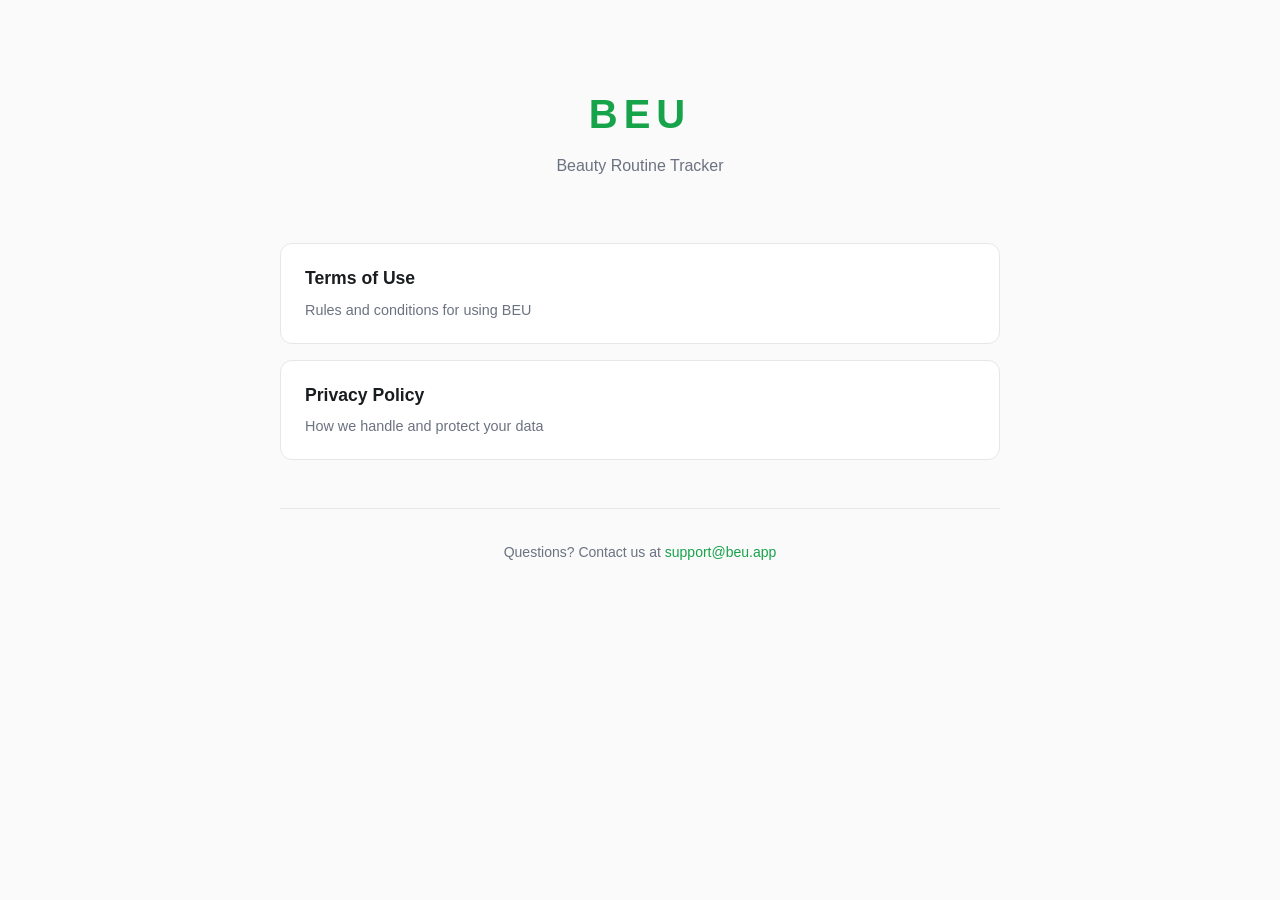
<file: index.html>
<!DOCTYPE html>
<html lang="en">
<head>
  <meta charset="UTF-8">
  <meta name="viewport" content="width=device-width, initial-scale=1.0">
  <title>BEU — Beauty Routine Tracker</title>
  <meta name="description" content="BEU is a skincare routine tracking app. View our Terms of Use and Privacy Policy.">
  <link rel="stylesheet" href="style.css">
</head>
<body>
  <main>
    <div class="hero">
      <div class="logo">BEU</div>
      <div class="subtitle">Beauty Routine Tracker</div>
    </div>

    <div class="cards">
      <a href="terms.html" class="card">
        <div class="card-title">Terms of Use</div>
        <div class="card-desc">Rules and conditions for using BEU</div>
      </a>
      <a href="privacy.html" class="card">
        <div class="card-title">Privacy Policy</div>
        <div class="card-desc">How we handle and protect your data</div>
      </a>
    </div>

    <div class="contact">
      Questions? Contact us at <a href="mailto:support@beu.app">support@beu.app</a>
    </div>
  </main>
</body>
</html>
</file>
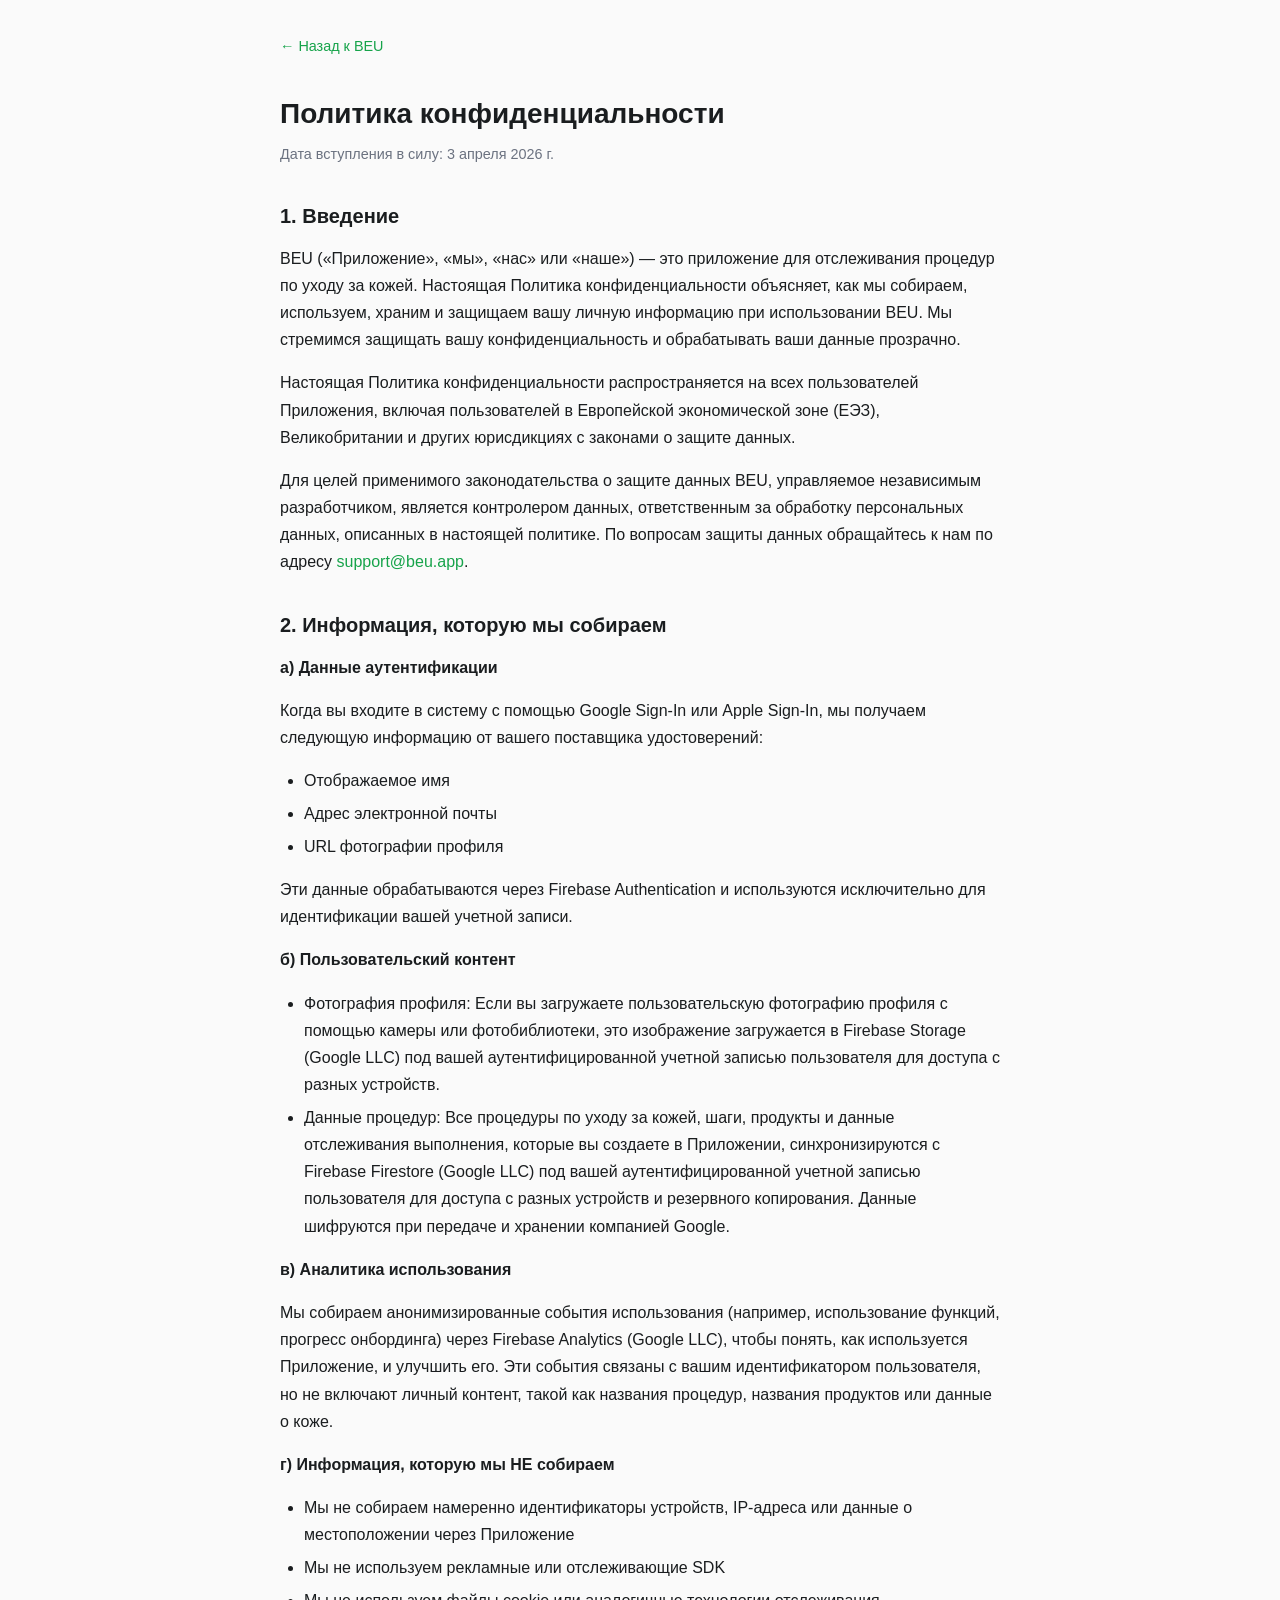
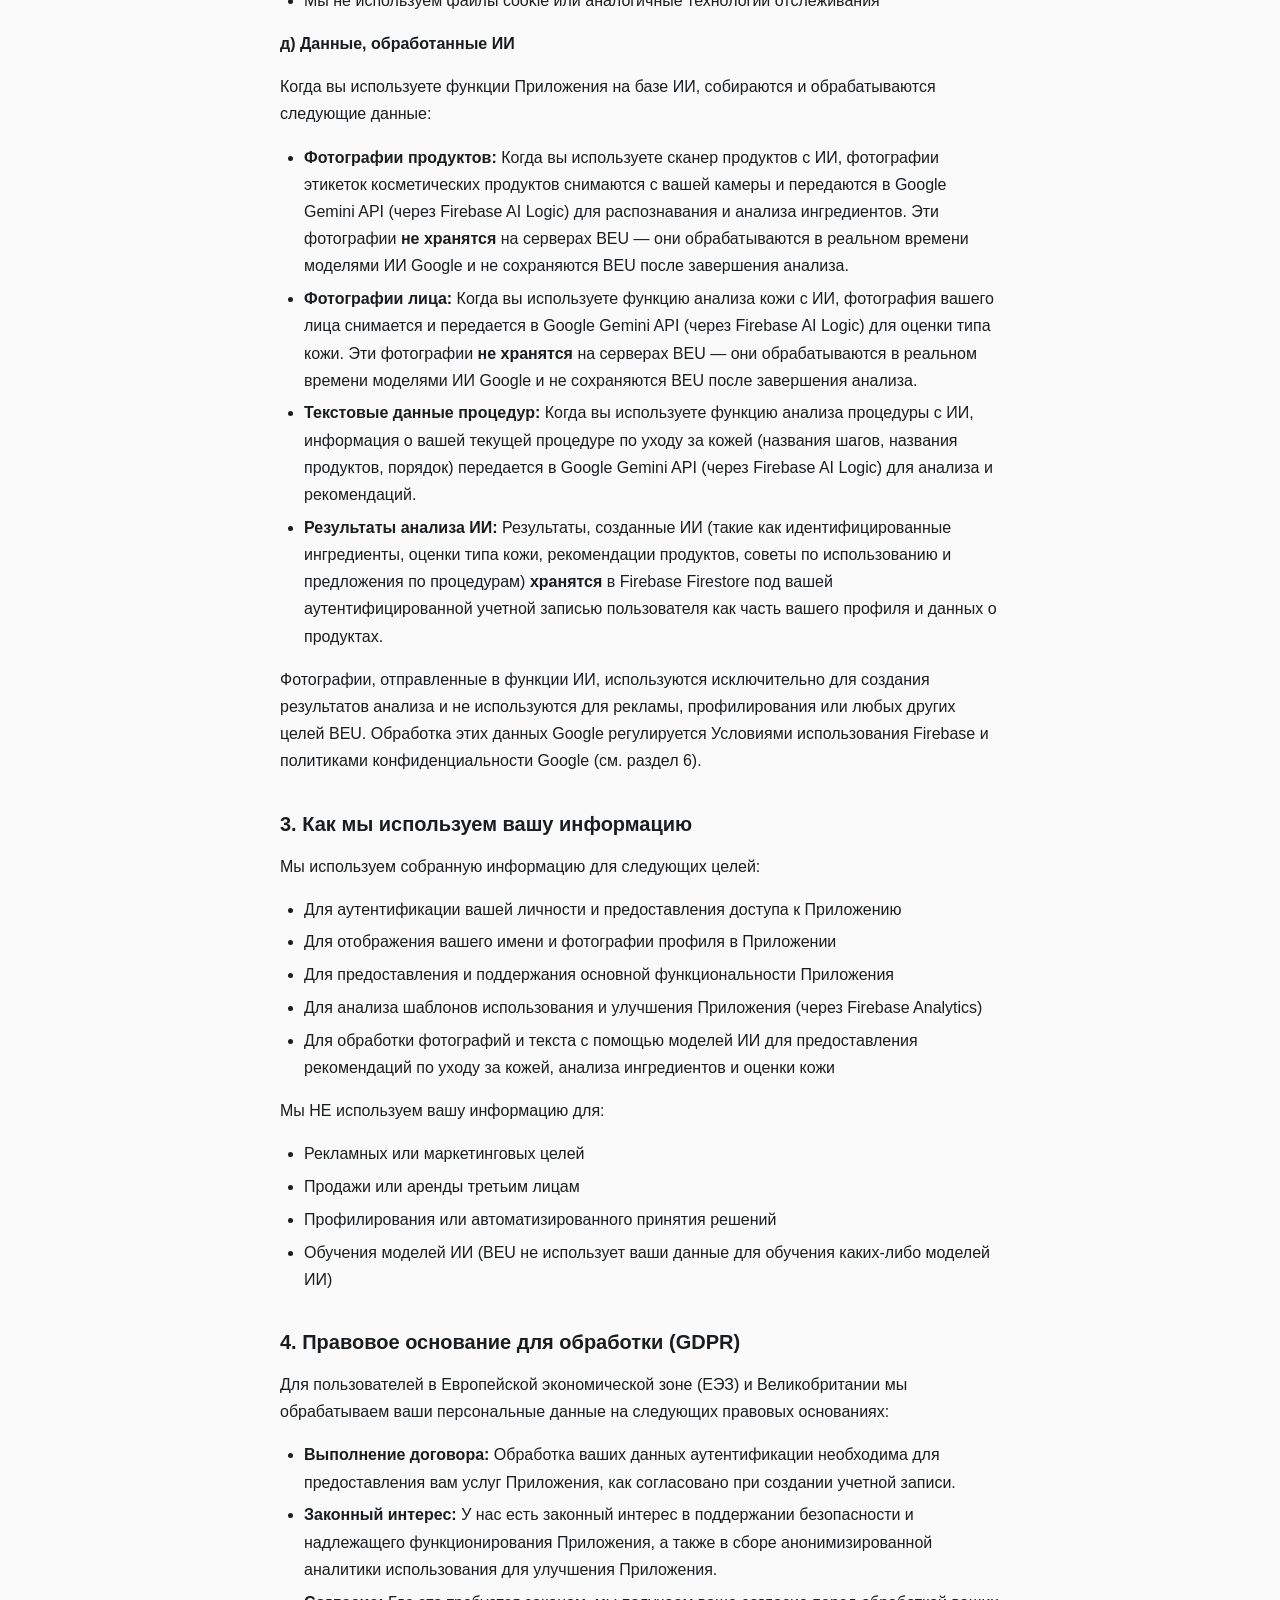
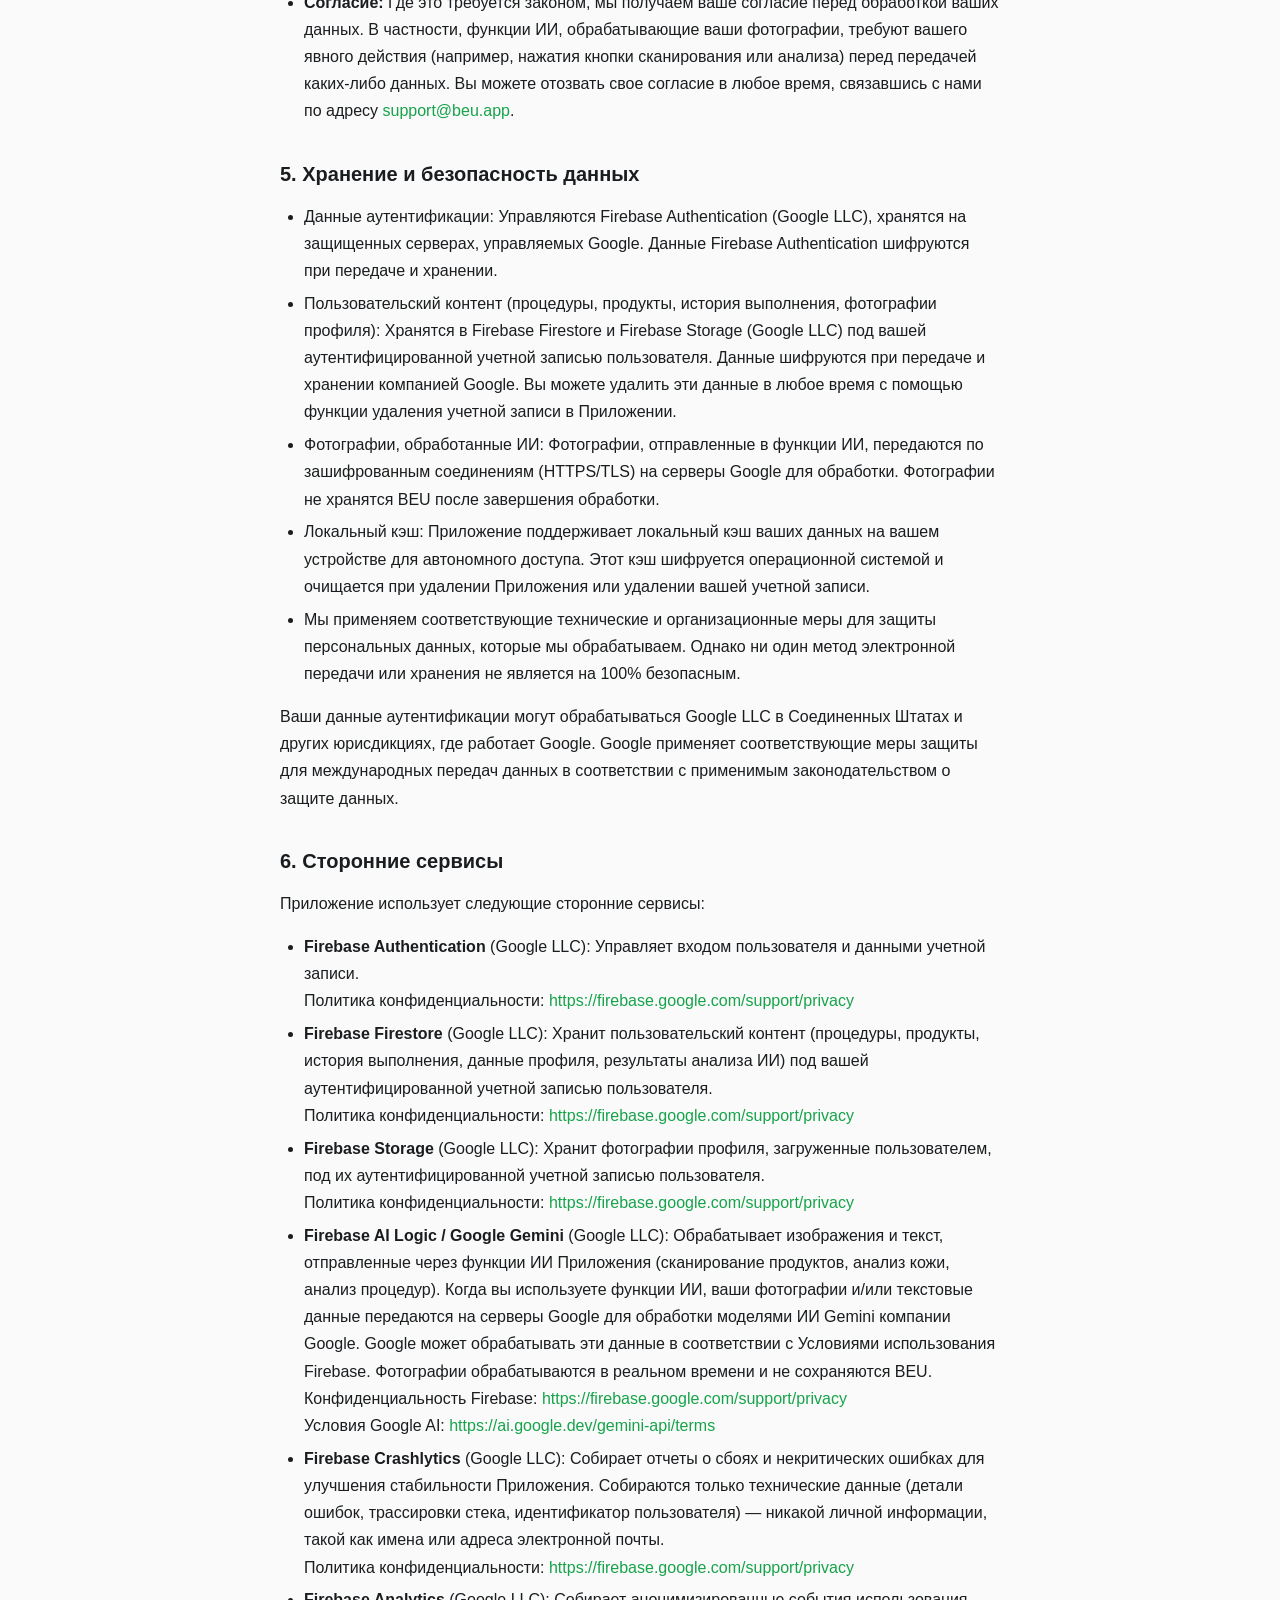
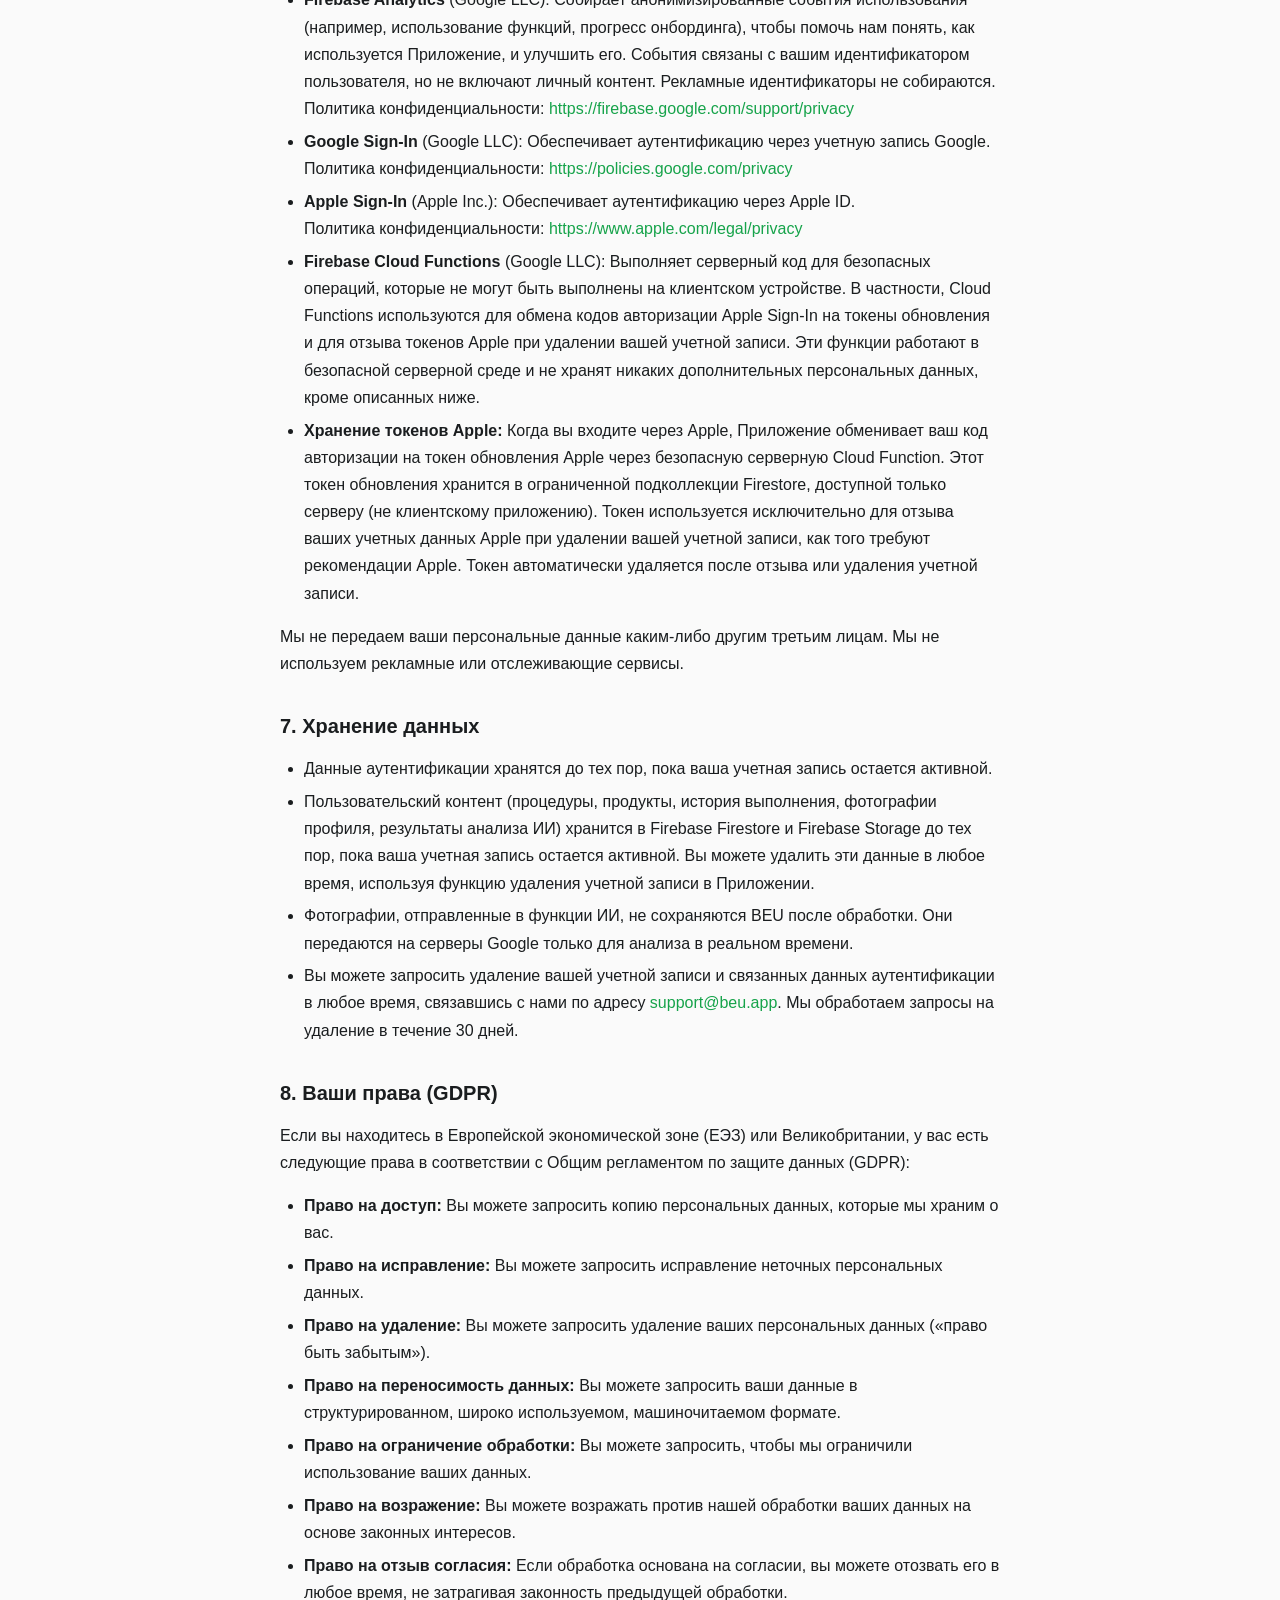
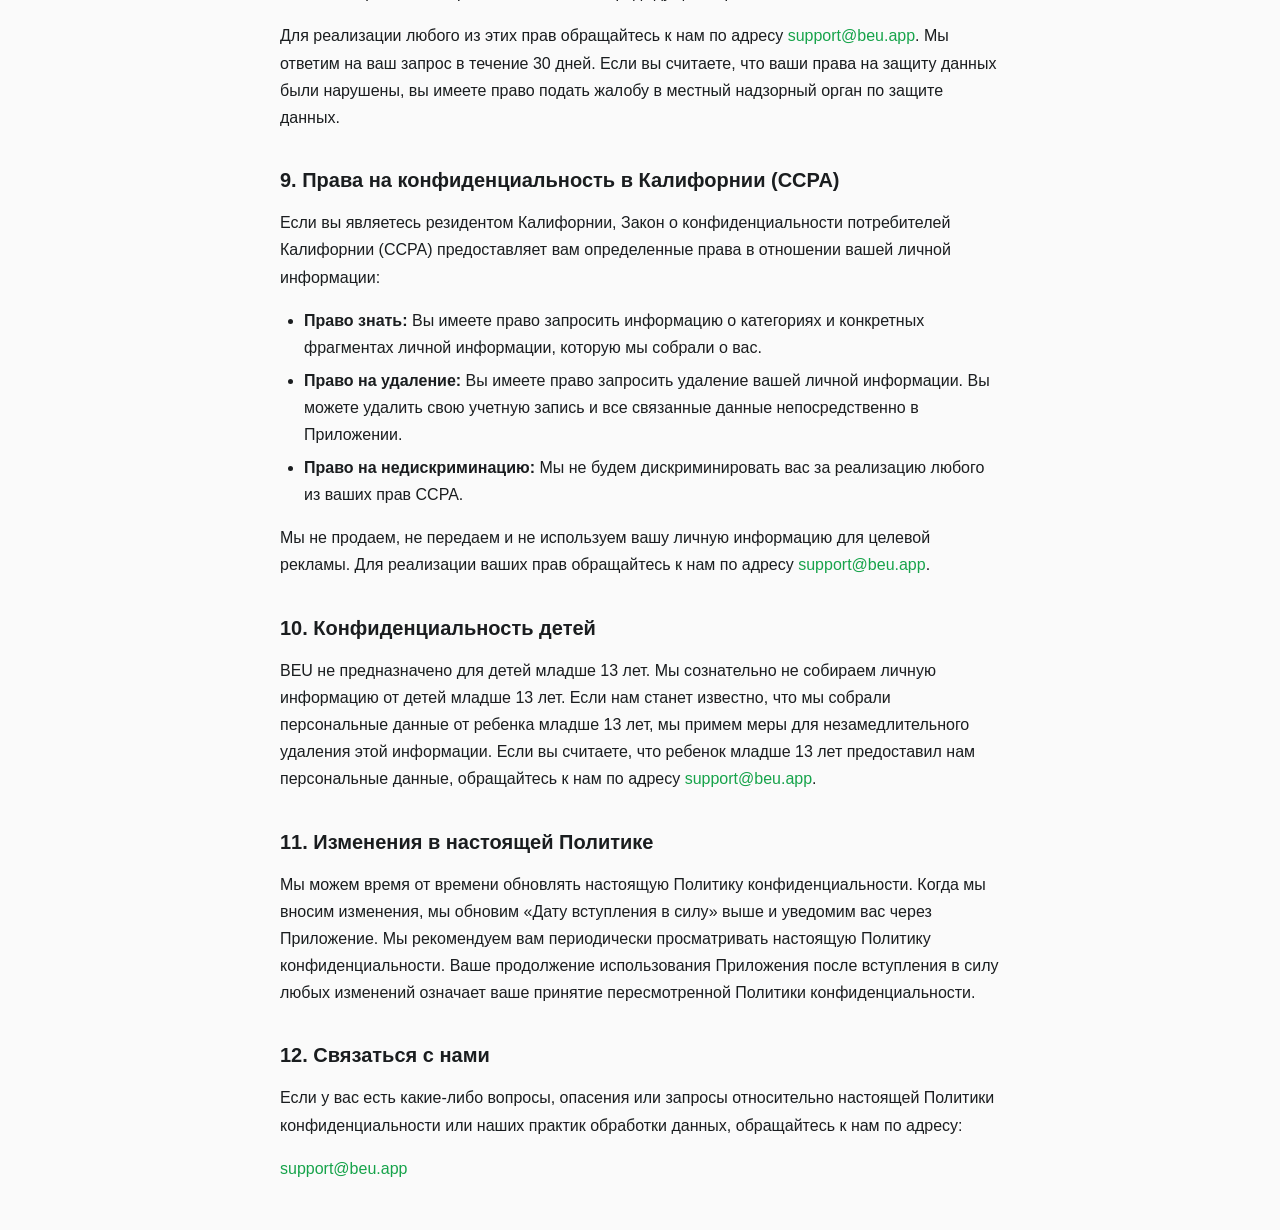
<file: privacy-ru.html>
<!DOCTYPE html>
<html lang="ru">
<head>
  <meta charset="UTF-8">
  <meta name="viewport" content="width=device-width, initial-scale=1.0">
  <title>Политика конфиденциальности — BEU</title>
  <meta name="description" content="Политика конфиденциальности для BEU, приложения для отслеживания ухода за кожей.">
  <link rel="stylesheet" href="style.css">
</head>
<body>
  <main>
    <a href="/" class="back-link">&larr; Назад к BEU</a>

    <h1>Политика конфиденциальности</h1>
    <p class="effective-date">Дата вступления в силу: 3 апреля 2026 г.</p>

    <h2>1. Введение</h2>
    <p>BEU («Приложение», «мы», «нас» или «наше») — это приложение для отслеживания процедур по уходу за кожей. Настоящая Политика конфиденциальности объясняет, как мы собираем, используем, храним и защищаем вашу личную информацию при использовании BEU. Мы стремимся защищать вашу конфиденциальность и обрабатывать ваши данные прозрачно.</p>
    <p>Настоящая Политика конфиденциальности распространяется на всех пользователей Приложения, включая пользователей в Европейской экономической зоне (ЕЭЗ), Великобритании и других юрисдикциях с законами о защите данных.</p>
    <p>Для целей применимого законодательства о защите данных BEU, управляемое независимым разработчиком, является контролером данных, ответственным за обработку персональных данных, описанных в настоящей политике. По вопросам защиты данных обращайтесь к нам по адресу <a href="mailto:support@beu.app">support@beu.app</a>.</p>

    <h2>2. Информация, которую мы собираем</h2>

    <p><strong>а) Данные аутентификации</strong></p>
    <p>Когда вы входите в систему с помощью Google Sign-In или Apple Sign-In, мы получаем следующую информацию от вашего поставщика удостоверений:</p>
    <ul>
      <li>Отображаемое имя</li>
      <li>Адрес электронной почты</li>
      <li>URL фотографии профиля</li>
    </ul>
    <p>Эти данные обрабатываются через Firebase Authentication и используются исключительно для идентификации вашей учетной записи.</p>

    <p><strong>б) Пользовательский контент</strong></p>
    <ul>
      <li>Фотография профиля: Если вы загружаете пользовательскую фотографию профиля с помощью камеры или фотобиблиотеки, это изображение загружается в Firebase Storage (Google LLC) под вашей аутентифицированной учетной записью пользователя для доступа с разных устройств.</li>
      <li>Данные процедур: Все процедуры по уходу за кожей, шаги, продукты и данные отслеживания выполнения, которые вы создаете в Приложении, синхронизируются с Firebase Firestore (Google LLC) под вашей аутентифицированной учетной записью пользователя для доступа с разных устройств и резервного копирования. Данные шифруются при передаче и хранении компанией Google.</li>
    </ul>

    <p><strong>в) Аналитика использования</strong></p>
    <p>Мы собираем анонимизированные события использования (например, использование функций, прогресс онбординга) через Firebase Analytics (Google LLC), чтобы понять, как используется Приложение, и улучшить его. Эти события связаны с вашим идентификатором пользователя, но не включают личный контент, такой как названия процедур, названия продуктов или данные о коже.</p>

    <p><strong>г) Информация, которую мы НЕ собираем</strong></p>
    <ul>
      <li>Мы не собираем намеренно идентификаторы устройств, IP-адреса или данные о местоположении через Приложение</li>
      <li>Мы не используем рекламные или отслеживающие SDK</li>
      <li>Мы не используем файлы cookie или аналогичные технологии отслеживания</li>
    </ul>

    <p><strong>д) Данные, обработанные ИИ</strong></p>
    <p>Когда вы используете функции Приложения на базе ИИ, собираются и обрабатываются следующие данные:</p>
    <ul>
      <li><strong>Фотографии продуктов:</strong> Когда вы используете сканер продуктов с ИИ, фотографии этикеток косметических продуктов снимаются с вашей камеры и передаются в Google Gemini API (через Firebase AI Logic) для распознавания и анализа ингредиентов. Эти фотографии <strong>не хранятся</strong> на серверах BEU — они обрабатываются в реальном времени моделями ИИ Google и не сохраняются BEU после завершения анализа.</li>
      <li><strong>Фотографии лица:</strong> Когда вы используете функцию анализа кожи с ИИ, фотография вашего лица снимается и передается в Google Gemini API (через Firebase AI Logic) для оценки типа кожи. Эти фотографии <strong>не хранятся</strong> на серверах BEU — они обрабатываются в реальном времени моделями ИИ Google и не сохраняются BEU после завершения анализа.</li>
      <li><strong>Текстовые данные процедур:</strong> Когда вы используете функцию анализа процедуры с ИИ, информация о вашей текущей процедуре по уходу за кожей (названия шагов, названия продуктов, порядок) передается в Google Gemini API (через Firebase AI Logic) для анализа и рекомендаций.</li>
      <li><strong>Результаты анализа ИИ:</strong> Результаты, созданные ИИ (такие как идентифицированные ингредиенты, оценки типа кожи, рекомендации продуктов, советы по использованию и предложения по процедурам) <strong>хранятся</strong> в Firebase Firestore под вашей аутентифицированной учетной записью пользователя как часть вашего профиля и данных о продуктах.</li>
    </ul>
    <p>Фотографии, отправленные в функции ИИ, используются исключительно для создания результатов анализа и не используются для рекламы, профилирования или любых других целей BEU. Обработка этих данных Google регулируется Условиями использования Firebase и политиками конфиденциальности Google (см. раздел 6).</p>

    <h2>3. Как мы используем вашу информацию</h2>
    <p>Мы используем собранную информацию для следующих целей:</p>
    <ul>
      <li>Для аутентификации вашей личности и предоставления доступа к Приложению</li>
      <li>Для отображения вашего имени и фотографии профиля в Приложении</li>
      <li>Для предоставления и поддержания основной функциональности Приложения</li>
      <li>Для анализа шаблонов использования и улучшения Приложения (через Firebase Analytics)</li>
      <li>Для обработки фотографий и текста с помощью моделей ИИ для предоставления рекомендаций по уходу за кожей, анализа ингредиентов и оценки кожи</li>
    </ul>
    <p>Мы НЕ используем вашу информацию для:</p>
    <ul>
      <li>Рекламных или маркетинговых целей</li>
      <li>Продажи или аренды третьим лицам</li>
      <li>Профилирования или автоматизированного принятия решений</li>
      <li>Обучения моделей ИИ (BEU не использует ваши данные для обучения каких-либо моделей ИИ)</li>
    </ul>

    <h2>4. Правовое основание для обработки (GDPR)</h2>
    <p>Для пользователей в Европейской экономической зоне (ЕЭЗ) и Великобритании мы обрабатываем ваши персональные данные на следующих правовых основаниях:</p>
    <ul>
      <li><strong>Выполнение договора:</strong> Обработка ваших данных аутентификации необходима для предоставления вам услуг Приложения, как согласовано при создании учетной записи.</li>
      <li><strong>Законный интерес:</strong> У нас есть законный интерес в поддержании безопасности и надлежащего функционирования Приложения, а также в сборе анонимизированной аналитики использования для улучшения Приложения.</li>
      <li><strong>Согласие:</strong> Где это требуется законом, мы получаем ваше согласие перед обработкой ваших данных. В частности, функции ИИ, обрабатывающие ваши фотографии, требуют вашего явного действия (например, нажатия кнопки сканирования или анализа) перед передачей каких-либо данных. Вы можете отозвать свое согласие в любое время, связавшись с нами по адресу <a href="mailto:support@beu.app">support@beu.app</a>.</li>
    </ul>

    <h2>5. Хранение и безопасность данных</h2>
    <ul>
      <li>Данные аутентификации: Управляются Firebase Authentication (Google LLC), хранятся на защищенных серверах, управляемых Google. Данные Firebase Authentication шифруются при передаче и хранении.</li>
      <li>Пользовательский контент (процедуры, продукты, история выполнения, фотографии профиля): Хранятся в Firebase Firestore и Firebase Storage (Google LLC) под вашей аутентифицированной учетной записью пользователя. Данные шифруются при передаче и хранении компанией Google. Вы можете удалить эти данные в любое время с помощью функции удаления учетной записи в Приложении.</li>
      <li>Фотографии, обработанные ИИ: Фотографии, отправленные в функции ИИ, передаются по зашифрованным соединениям (HTTPS/TLS) на серверы Google для обработки. Фотографии не хранятся BEU после завершения обработки.</li>
      <li>Локальный кэш: Приложение поддерживает локальный кэш ваших данных на вашем устройстве для автономного доступа. Этот кэш шифруется операционной системой и очищается при удалении Приложения или удалении вашей учетной записи.</li>
      <li>Мы применяем соответствующие технические и организационные меры для защиты персональных данных, которые мы обрабатываем. Однако ни один метод электронной передачи или хранения не является на 100% безопасным.</li>
    </ul>
    <p>Ваши данные аутентификации могут обрабатываться Google LLC в Соединенных Штатах и других юрисдикциях, где работает Google. Google применяет соответствующие меры защиты для международных передач данных в соответствии с применимым законодательством о защите данных.</p>

    <h2>6. Сторонние сервисы</h2>
    <p>Приложение использует следующие сторонние сервисы:</p>
    <ul>
      <li><strong>Firebase Authentication</strong> (Google LLC): Управляет входом пользователя и данными учетной записи.<br>
        Политика конфиденциальности: <a href="https://firebase.google.com/support/privacy" target="_blank" rel="noopener">https://firebase.google.com/support/privacy</a></li>
      <li><strong>Firebase Firestore</strong> (Google LLC): Хранит пользовательский контент (процедуры, продукты, история выполнения, данные профиля, результаты анализа ИИ) под вашей аутентифицированной учетной записью пользователя.<br>
        Политика конфиденциальности: <a href="https://firebase.google.com/support/privacy" target="_blank" rel="noopener">https://firebase.google.com/support/privacy</a></li>
      <li><strong>Firebase Storage</strong> (Google LLC): Хранит фотографии профиля, загруженные пользователем, под их аутентифицированной учетной записью пользователя.<br>
        Политика конфиденциальности: <a href="https://firebase.google.com/support/privacy" target="_blank" rel="noopener">https://firebase.google.com/support/privacy</a></li>
      <li><strong>Firebase AI Logic / Google Gemini</strong> (Google LLC): Обрабатывает изображения и текст, отправленные через функции ИИ Приложения (сканирование продуктов, анализ кожи, анализ процедур). Когда вы используете функции ИИ, ваши фотографии и/или текстовые данные передаются на серверы Google для обработки моделями ИИ Gemini компании Google. Google может обрабатывать эти данные в соответствии с Условиями использования Firebase. Фотографии обрабатываются в реальном времени и не сохраняются BEU.<br>
        Конфиденциальность Firebase: <a href="https://firebase.google.com/support/privacy" target="_blank" rel="noopener">https://firebase.google.com/support/privacy</a><br>
        Условия Google AI: <a href="https://ai.google.dev/gemini-api/terms" target="_blank" rel="noopener">https://ai.google.dev/gemini-api/terms</a></li>
      <li><strong>Firebase Crashlytics</strong> (Google LLC): Собирает отчеты о сбоях и некритических ошибках для улучшения стабильности Приложения. Собираются только технические данные (детали ошибок, трассировки стека, идентификатор пользователя) — никакой личной информации, такой как имена или адреса электронной почты.<br>
        Политика конфиденциальности: <a href="https://firebase.google.com/support/privacy" target="_blank" rel="noopener">https://firebase.google.com/support/privacy</a></li>
      <li><strong>Firebase Analytics</strong> (Google LLC): Собирает анонимизированные события использования (например, использование функций, прогресс онбординга), чтобы помочь нам понять, как используется Приложение, и улучшить его. События связаны с вашим идентификатором пользователя, но не включают личный контент. Рекламные идентификаторы не собираются.<br>
        Политика конфиденциальности: <a href="https://firebase.google.com/support/privacy" target="_blank" rel="noopener">https://firebase.google.com/support/privacy</a></li>
      <li><strong>Google Sign-In</strong> (Google LLC): Обеспечивает аутентификацию через учетную запись Google.<br>
        Политика конфиденциальности: <a href="https://policies.google.com/privacy" target="_blank" rel="noopener">https://policies.google.com/privacy</a></li>
      <li><strong>Apple Sign-In</strong> (Apple Inc.): Обеспечивает аутентификацию через Apple ID.<br>
        Политика конфиденциальности: <a href="https://www.apple.com/legal/privacy" target="_blank" rel="noopener">https://www.apple.com/legal/privacy</a></li>
      <li><strong>Firebase Cloud Functions</strong> (Google LLC): Выполняет серверный код для безопасных операций, которые не могут быть выполнены на клиентском устройстве. В частности, Cloud Functions используются для обмена кодов авторизации Apple Sign-In на токены обновления и для отзыва токенов Apple при удалении вашей учетной записи. Эти функции работают в безопасной серверной среде и не хранят никаких дополнительных персональных данных, кроме описанных ниже.</li>
      <li><strong>Хранение токенов Apple:</strong> Когда вы входите через Apple, Приложение обменивает ваш код авторизации на токен обновления Apple через безопасную серверную Cloud Function. Этот токен обновления хранится в ограниченной подколлекции Firestore, доступной только серверу (не клиентскому приложению). Токен используется исключительно для отзыва ваших учетных данных Apple при удалении вашей учетной записи, как того требуют рекомендации Apple. Токен автоматически удаляется после отзыва или удаления учетной записи.</li>
    </ul>
    <p>Мы не передаем ваши персональные данные каким-либо другим третьим лицам. Мы не используем рекламные или отслеживающие сервисы.</p>

    <h2>7. Хранение данных</h2>
    <ul>
      <li>Данные аутентификации хранятся до тех пор, пока ваша учетная запись остается активной.</li>
      <li>Пользовательский контент (процедуры, продукты, история выполнения, фотографии профиля, результаты анализа ИИ) хранится в Firebase Firestore и Firebase Storage до тех пор, пока ваша учетная запись остается активной. Вы можете удалить эти данные в любое время, используя функцию удаления учетной записи в Приложении.</li>
      <li>Фотографии, отправленные в функции ИИ, не сохраняются BEU после обработки. Они передаются на серверы Google только для анализа в реальном времени.</li>
      <li>Вы можете запросить удаление вашей учетной записи и связанных данных аутентификации в любое время, связавшись с нами по адресу <a href="mailto:support@beu.app">support@beu.app</a>. Мы обработаем запросы на удаление в течение 30 дней.</li>
    </ul>

    <h2>8. Ваши права (GDPR)</h2>
    <p>Если вы находитесь в Европейской экономической зоне (ЕЭЗ) или Великобритании, у вас есть следующие права в соответствии с Общим регламентом по защите данных (GDPR):</p>
    <ul>
      <li><strong>Право на доступ:</strong> Вы можете запросить копию персональных данных, которые мы храним о вас.</li>
      <li><strong>Право на исправление:</strong> Вы можете запросить исправление неточных персональных данных.</li>
      <li><strong>Право на удаление:</strong> Вы можете запросить удаление ваших персональных данных («право быть забытым»).</li>
      <li><strong>Право на переносимость данных:</strong> Вы можете запросить ваши данные в структурированном, широко используемом, машиночитаемом формате.</li>
      <li><strong>Право на ограничение обработки:</strong> Вы можете запросить, чтобы мы ограничили использование ваших данных.</li>
      <li><strong>Право на возражение:</strong> Вы можете возражать против нашей обработки ваших данных на основе законных интересов.</li>
      <li><strong>Право на отзыв согласия:</strong> Если обработка основана на согласии, вы можете отозвать его в любое время, не затрагивая законность предыдущей обработки.</li>
    </ul>
    <p>Для реализации любого из этих прав обращайтесь к нам по адресу <a href="mailto:support@beu.app">support@beu.app</a>. Мы ответим на ваш запрос в течение 30 дней. Если вы считаете, что ваши права на защиту данных были нарушены, вы имеете право подать жалобу в местный надзорный орган по защите данных.</p>

    <h2>9. Права на конфиденциальность в Калифорнии (CCPA)</h2>
    <p>Если вы являетесь резидентом Калифорнии, Закон о конфиденциальности потребителей Калифорнии (CCPA) предоставляет вам определенные права в отношении вашей личной информации:</p>
    <ul>
      <li><strong>Право знать:</strong> Вы имеете право запросить информацию о категориях и конкретных фрагментах личной информации, которую мы собрали о вас.</li>
      <li><strong>Право на удаление:</strong> Вы имеете право запросить удаление вашей личной информации. Вы можете удалить свою учетную запись и все связанные данные непосредственно в Приложении.</li>
      <li><strong>Право на недискриминацию:</strong> Мы не будем дискриминировать вас за реализацию любого из ваших прав CCPA.</li>
    </ul>
    <p>Мы не продаем, не передаем и не используем вашу личную информацию для целевой рекламы. Для реализации ваших прав обращайтесь к нам по адресу <a href="mailto:support@beu.app">support@beu.app</a>.</p>

    <h2>10. Конфиденциальность детей</h2>
    <p>BEU не предназначено для детей младше 13 лет. Мы сознательно не собираем личную информацию от детей младше 13 лет. Если нам станет известно, что мы собрали персональные данные от ребенка младше 13 лет, мы примем меры для незамедлительного удаления этой информации. Если вы считаете, что ребенок младше 13 лет предоставил нам персональные данные, обращайтесь к нам по адресу <a href="mailto:support@beu.app">support@beu.app</a>.</p>

    <h2>11. Изменения в настоящей Политике</h2>
    <p>Мы можем время от времени обновлять настоящую Политику конфиденциальности. Когда мы вносим изменения, мы обновим «Дату вступления в силу» выше и уведомим вас через Приложение. Мы рекомендуем вам периодически просматривать настоящую Политику конфиденциальности. Ваше продолжение использования Приложения после вступления в силу любых изменений означает ваше принятие пересмотренной Политики конфиденциальности.</p>

    <h2>12. Связаться с нами</h2>
    <p>Если у вас есть какие-либо вопросы, опасения или запросы относительно настоящей Политики конфиденциальности или наших практик обработки данных, обращайтесь к нам по адресу:</p>
    <p><a href="mailto:support@beu.app">support@beu.app</a></p>
  </main>
</body>
</html>
</file>
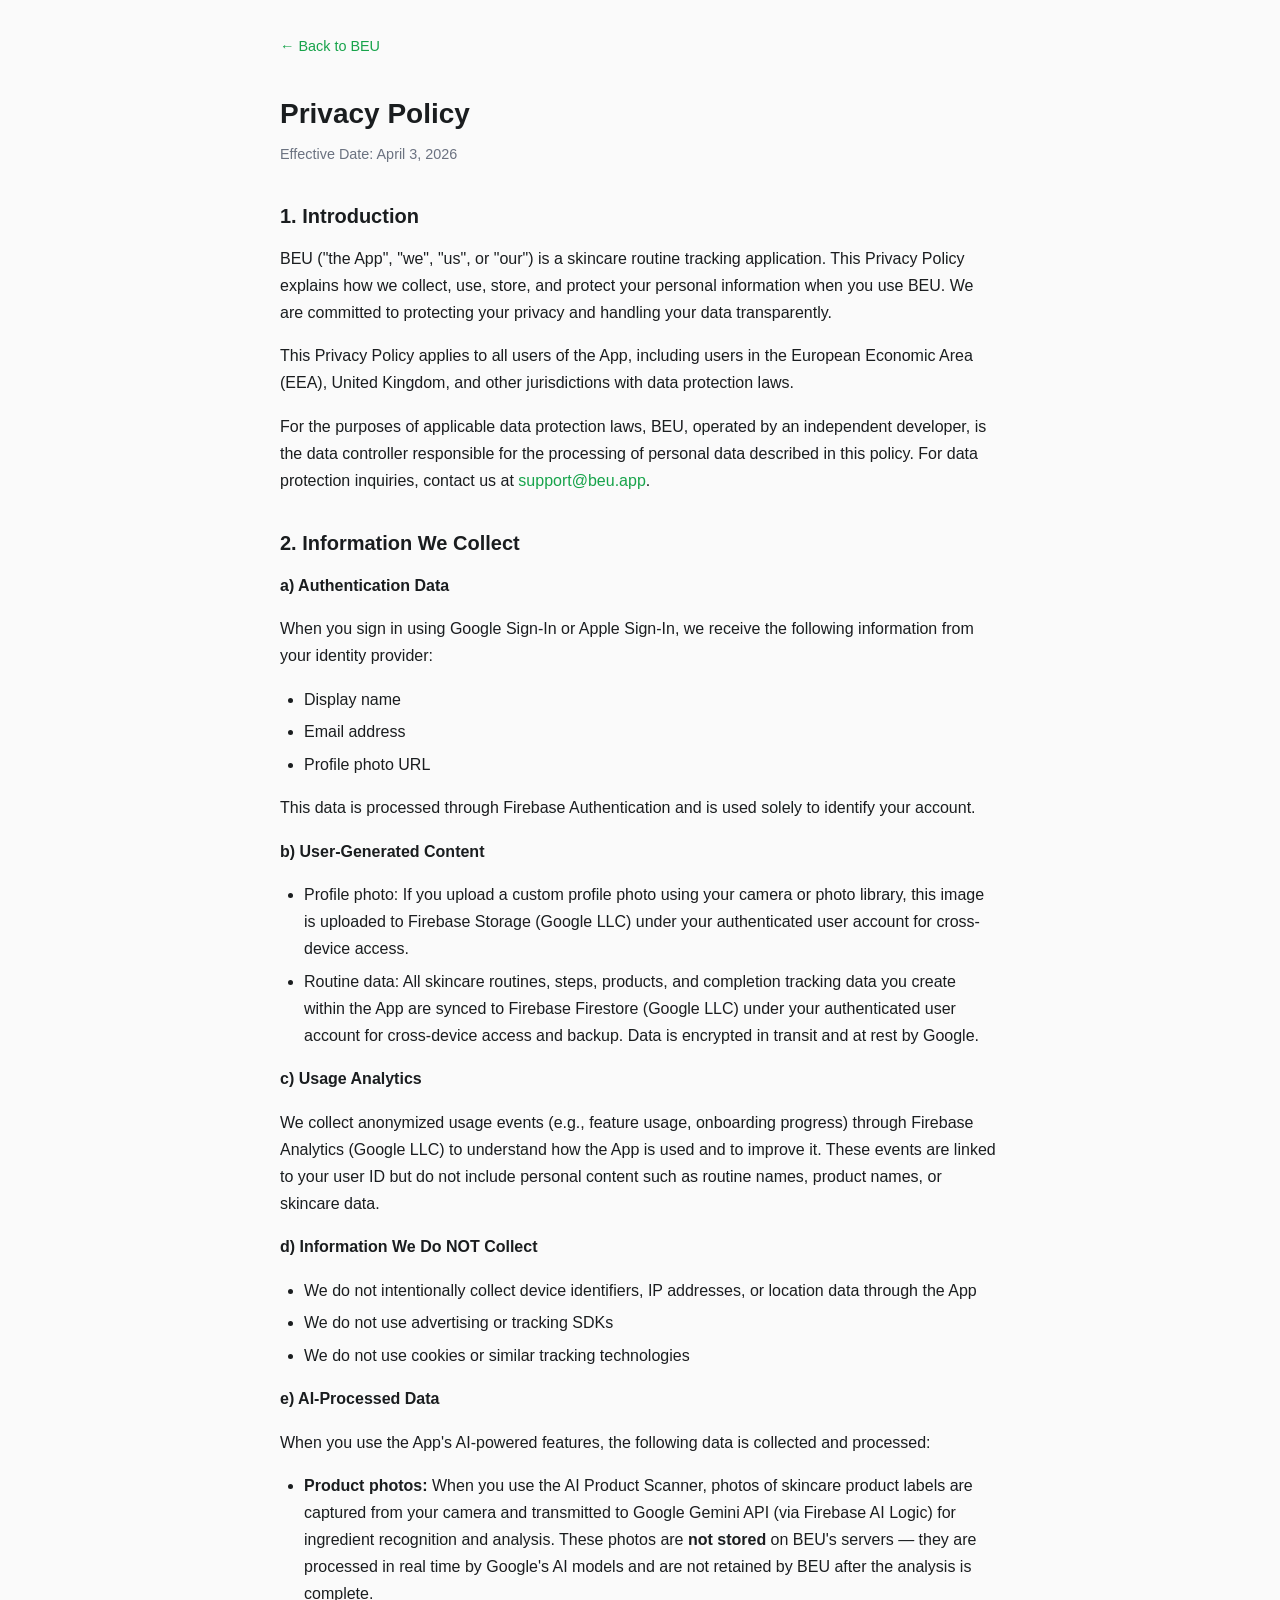
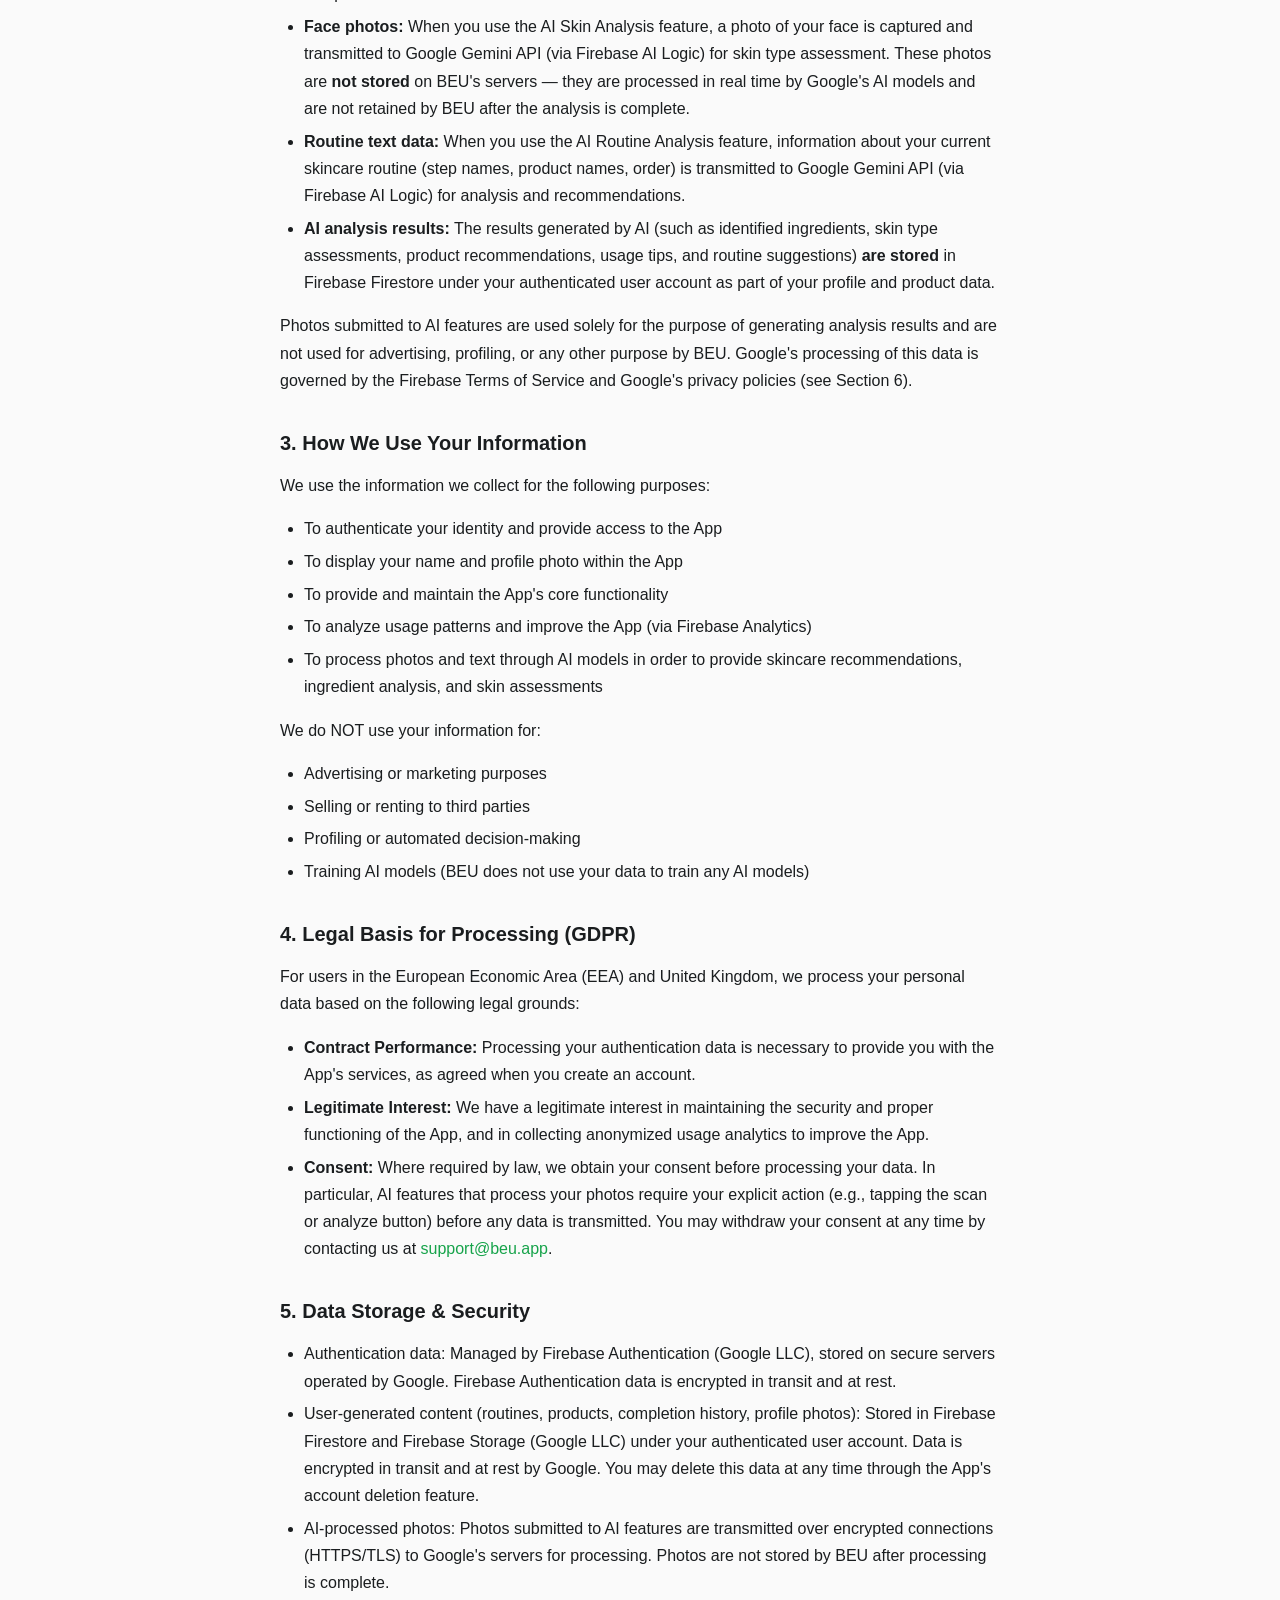
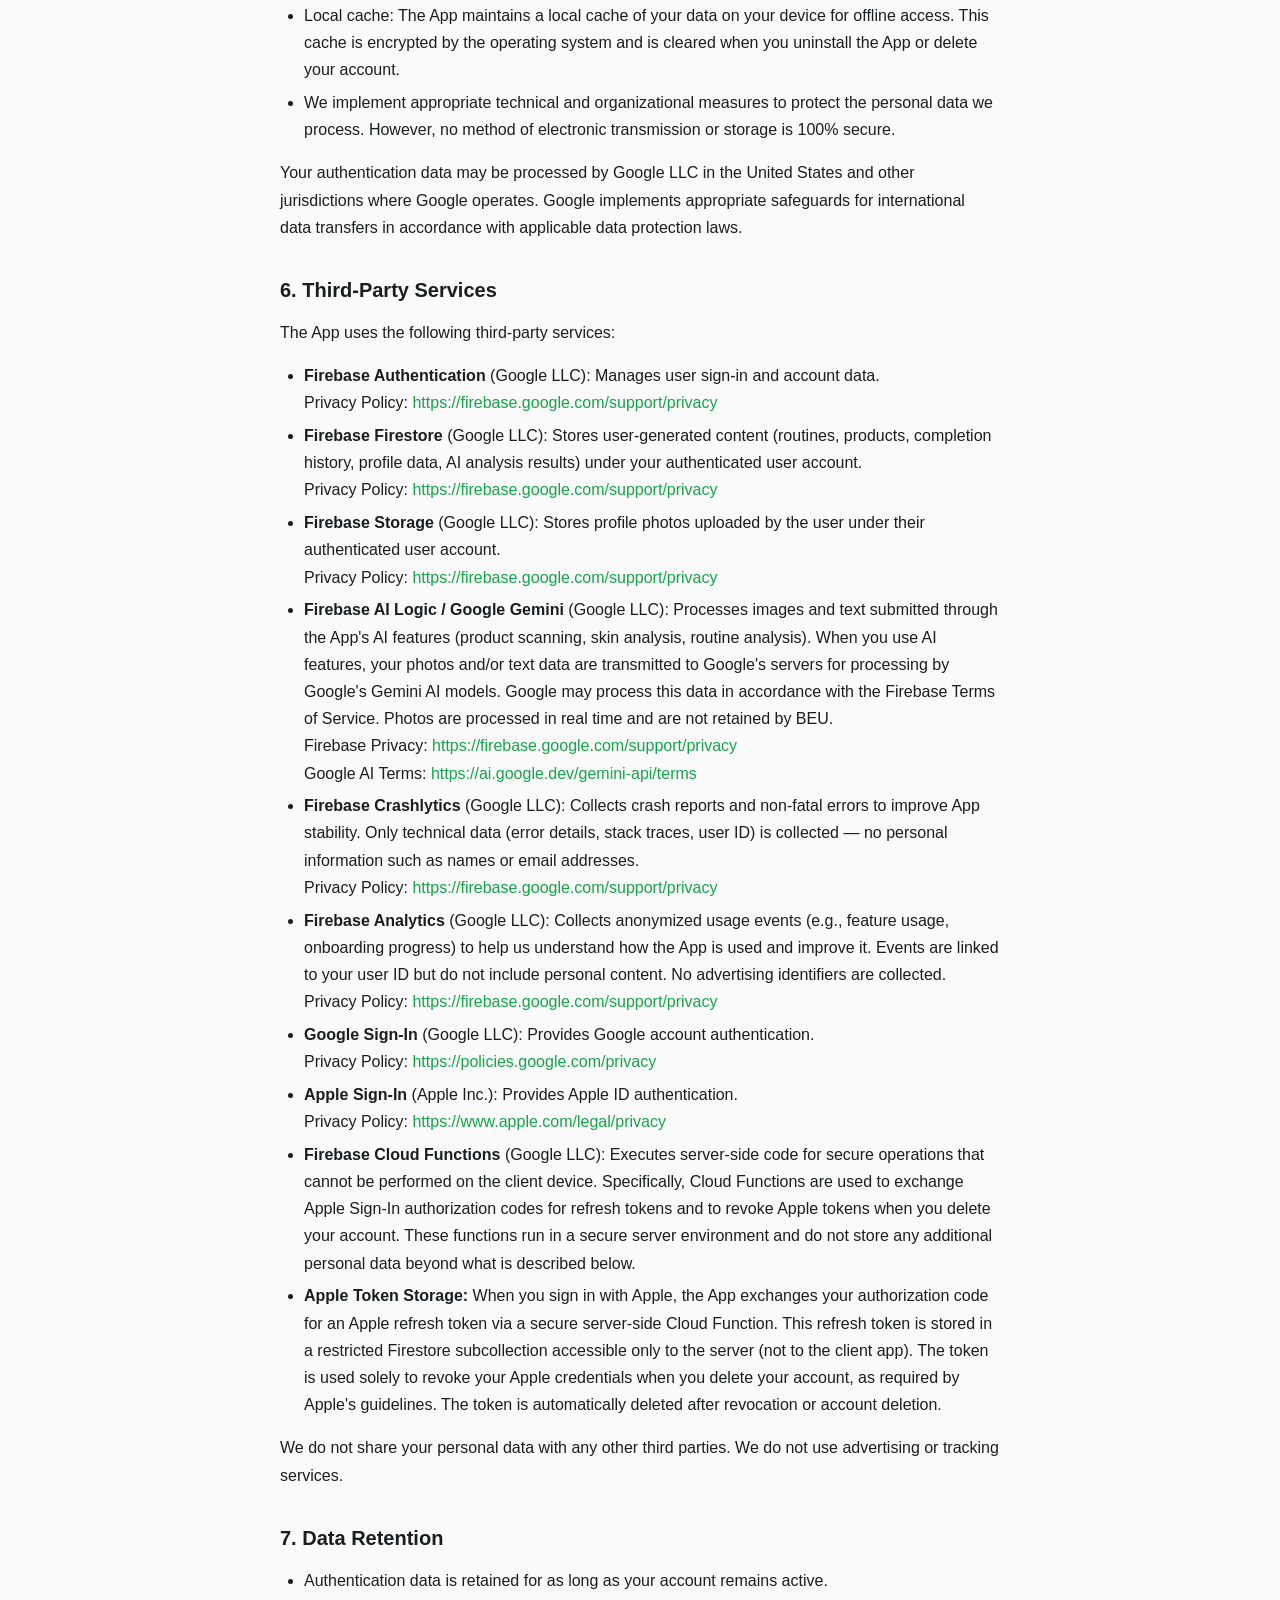
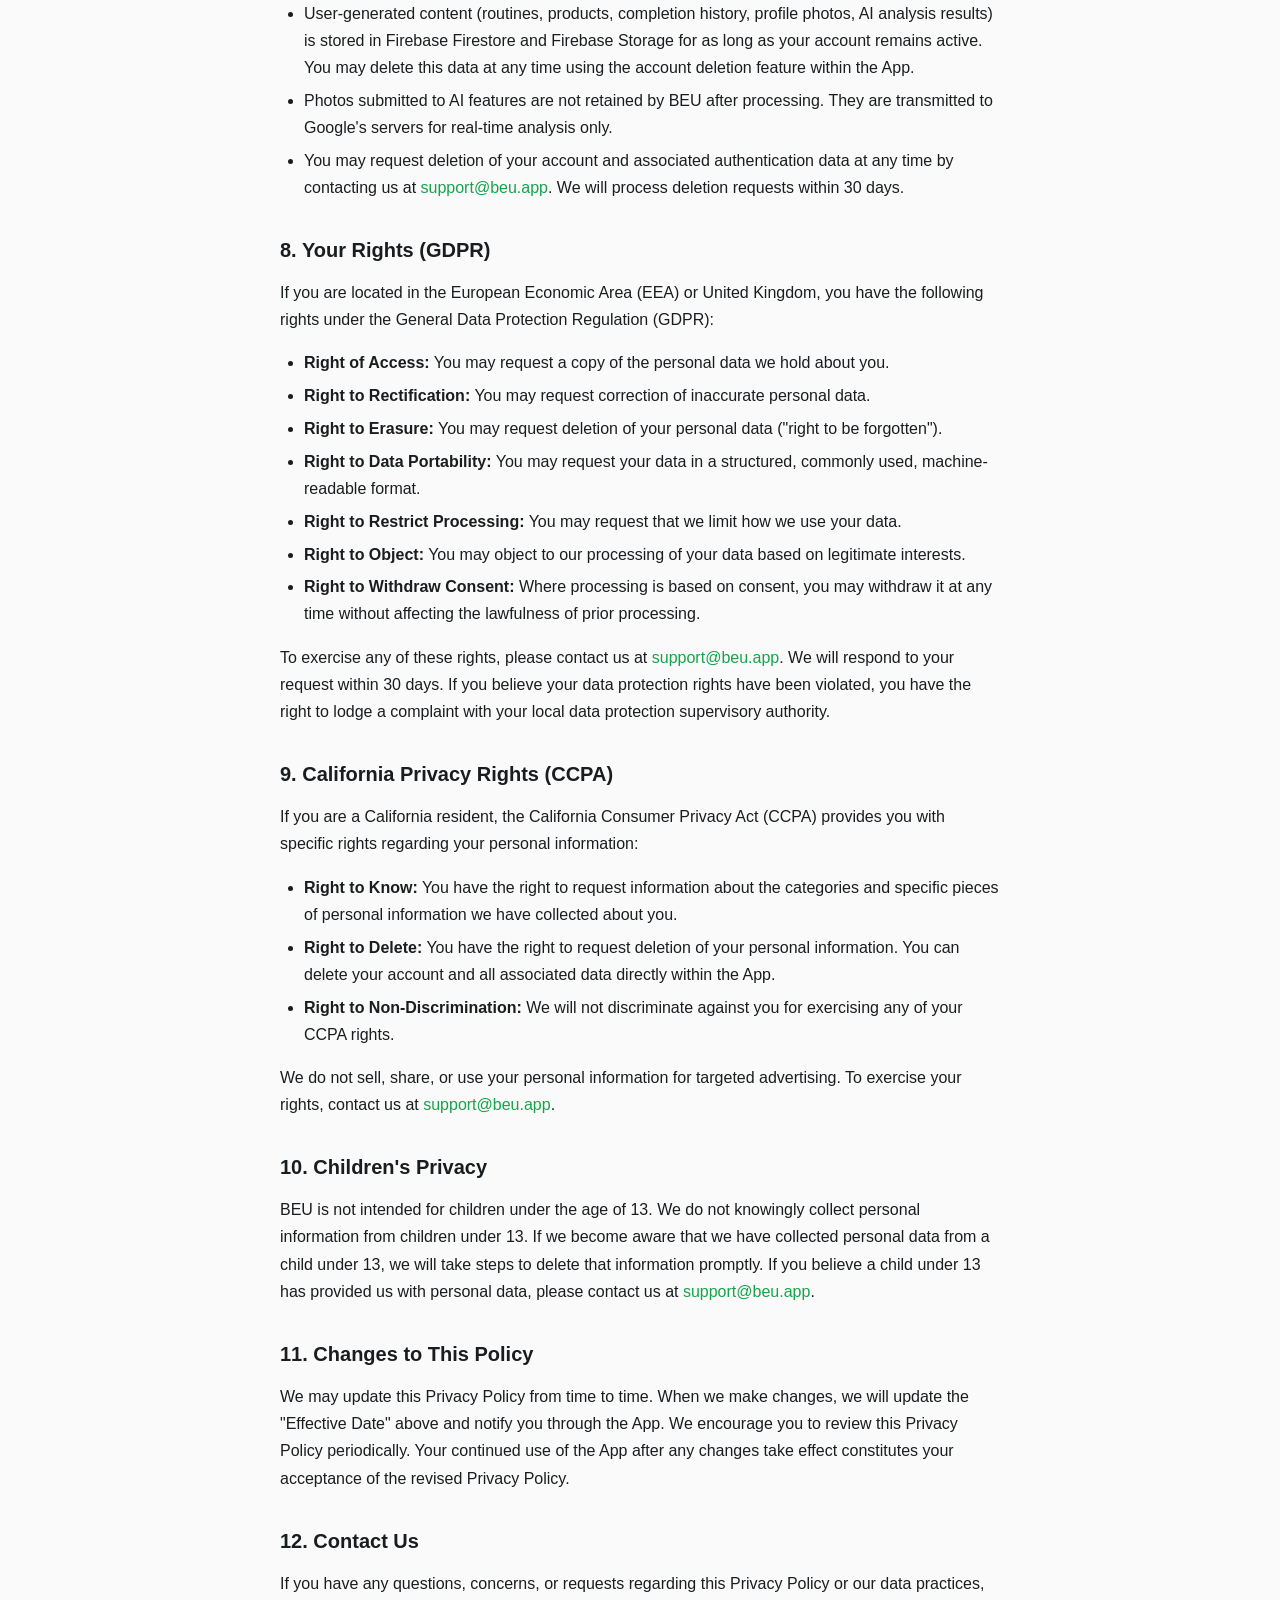
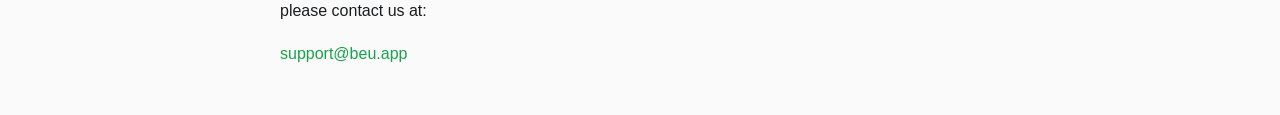
<file: privacy.html>
<!DOCTYPE html>
<html lang="en">
<head>
  <meta charset="UTF-8">
  <meta name="viewport" content="width=device-width, initial-scale=1.0">
  <title>Privacy Policy — BEU</title>
  <meta name="description" content="Privacy Policy for BEU, a skincare routine tracking application.">
  <link rel="stylesheet" href="style.css">
</head>
<body>
  <main>
    <a href="/" class="back-link">&larr; Back to BEU</a>

    <h1>Privacy Policy</h1>
    <p class="effective-date">Effective Date: April 3, 2026</p>

    <h2>1. Introduction</h2>
    <p>BEU ("the App", "we", "us", or "our") is a skincare routine tracking application. This Privacy Policy explains how we collect, use, store, and protect your personal information when you use BEU. We are committed to protecting your privacy and handling your data transparently.</p>
    <p>This Privacy Policy applies to all users of the App, including users in the European Economic Area (EEA), United Kingdom, and other jurisdictions with data protection laws.</p>
    <p>For the purposes of applicable data protection laws, BEU, operated by an independent developer, is the data controller responsible for the processing of personal data described in this policy. For data protection inquiries, contact us at <a href="mailto:support@beu.app">support@beu.app</a>.</p>

    <h2>2. Information We Collect</h2>

    <p><strong>a) Authentication Data</strong></p>
    <p>When you sign in using Google Sign-In or Apple Sign-In, we receive the following information from your identity provider:</p>
    <ul>
      <li>Display name</li>
      <li>Email address</li>
      <li>Profile photo URL</li>
    </ul>
    <p>This data is processed through Firebase Authentication and is used solely to identify your account.</p>

    <p><strong>b) User-Generated Content</strong></p>
    <ul>
      <li>Profile photo: If you upload a custom profile photo using your camera or photo library, this image is uploaded to Firebase Storage (Google LLC) under your authenticated user account for cross-device access.</li>
      <li>Routine data: All skincare routines, steps, products, and completion tracking data you create within the App are synced to Firebase Firestore (Google LLC) under your authenticated user account for cross-device access and backup. Data is encrypted in transit and at rest by Google.</li>
    </ul>

    <p><strong>c) Usage Analytics</strong></p>
    <p>We collect anonymized usage events (e.g., feature usage, onboarding progress) through Firebase Analytics (Google LLC) to understand how the App is used and to improve it. These events are linked to your user ID but do not include personal content such as routine names, product names, or skincare data.</p>

    <p><strong>d) Information We Do NOT Collect</strong></p>
    <ul>
      <li>We do not intentionally collect device identifiers, IP addresses, or location data through the App</li>
      <li>We do not use advertising or tracking SDKs</li>
      <li>We do not use cookies or similar tracking technologies</li>
    </ul>

    <p><strong>e) AI-Processed Data</strong></p>
    <p>When you use the App's AI-powered features, the following data is collected and processed:</p>
    <ul>
      <li><strong>Product photos:</strong> When you use the AI Product Scanner, photos of skincare product labels are captured from your camera and transmitted to Google Gemini API (via Firebase AI Logic) for ingredient recognition and analysis. These photos are <strong>not stored</strong> on BEU's servers — they are processed in real time by Google's AI models and are not retained by BEU after the analysis is complete.</li>
      <li><strong>Face photos:</strong> When you use the AI Skin Analysis feature, a photo of your face is captured and transmitted to Google Gemini API (via Firebase AI Logic) for skin type assessment. These photos are <strong>not stored</strong> on BEU's servers — they are processed in real time by Google's AI models and are not retained by BEU after the analysis is complete.</li>
      <li><strong>Routine text data:</strong> When you use the AI Routine Analysis feature, information about your current skincare routine (step names, product names, order) is transmitted to Google Gemini API (via Firebase AI Logic) for analysis and recommendations.</li>
      <li><strong>AI analysis results:</strong> The results generated by AI (such as identified ingredients, skin type assessments, product recommendations, usage tips, and routine suggestions) <strong>are stored</strong> in Firebase Firestore under your authenticated user account as part of your profile and product data.</li>
    </ul>
    <p>Photos submitted to AI features are used solely for the purpose of generating analysis results and are not used for advertising, profiling, or any other purpose by BEU. Google's processing of this data is governed by the Firebase Terms of Service and Google's privacy policies (see Section 6).</p>

    <h2>3. How We Use Your Information</h2>
    <p>We use the information we collect for the following purposes:</p>
    <ul>
      <li>To authenticate your identity and provide access to the App</li>
      <li>To display your name and profile photo within the App</li>
      <li>To provide and maintain the App's core functionality</li>
      <li>To analyze usage patterns and improve the App (via Firebase Analytics)</li>
      <li>To process photos and text through AI models in order to provide skincare recommendations, ingredient analysis, and skin assessments</li>
    </ul>
    <p>We do NOT use your information for:</p>
    <ul>
      <li>Advertising or marketing purposes</li>
      <li>Selling or renting to third parties</li>
      <li>Profiling or automated decision-making</li>
      <li>Training AI models (BEU does not use your data to train any AI models)</li>
    </ul>

    <h2>4. Legal Basis for Processing (GDPR)</h2>
    <p>For users in the European Economic Area (EEA) and United Kingdom, we process your personal data based on the following legal grounds:</p>
    <ul>
      <li><strong>Contract Performance:</strong> Processing your authentication data is necessary to provide you with the App's services, as agreed when you create an account.</li>
      <li><strong>Legitimate Interest:</strong> We have a legitimate interest in maintaining the security and proper functioning of the App, and in collecting anonymized usage analytics to improve the App.</li>
      <li><strong>Consent:</strong> Where required by law, we obtain your consent before processing your data. In particular, AI features that process your photos require your explicit action (e.g., tapping the scan or analyze button) before any data is transmitted. You may withdraw your consent at any time by contacting us at <a href="mailto:support@beu.app">support@beu.app</a>.</li>
    </ul>

    <h2>5. Data Storage &amp; Security</h2>
    <ul>
      <li>Authentication data: Managed by Firebase Authentication (Google LLC), stored on secure servers operated by Google. Firebase Authentication data is encrypted in transit and at rest.</li>
      <li>User-generated content (routines, products, completion history, profile photos): Stored in Firebase Firestore and Firebase Storage (Google LLC) under your authenticated user account. Data is encrypted in transit and at rest by Google. You may delete this data at any time through the App's account deletion feature.</li>
      <li>AI-processed photos: Photos submitted to AI features are transmitted over encrypted connections (HTTPS/TLS) to Google's servers for processing. Photos are not stored by BEU after processing is complete.</li>
      <li>Local cache: The App maintains a local cache of your data on your device for offline access. This cache is encrypted by the operating system and is cleared when you uninstall the App or delete your account.</li>
      <li>We implement appropriate technical and organizational measures to protect the personal data we process. However, no method of electronic transmission or storage is 100% secure.</li>
    </ul>
    <p>Your authentication data may be processed by Google LLC in the United States and other jurisdictions where Google operates. Google implements appropriate safeguards for international data transfers in accordance with applicable data protection laws.</p>

    <h2>6. Third-Party Services</h2>
    <p>The App uses the following third-party services:</p>
    <ul>
      <li><strong>Firebase Authentication</strong> (Google LLC): Manages user sign-in and account data.<br>
        Privacy Policy: <a href="https://firebase.google.com/support/privacy" target="_blank" rel="noopener">https://firebase.google.com/support/privacy</a></li>
      <li><strong>Firebase Firestore</strong> (Google LLC): Stores user-generated content (routines, products, completion history, profile data, AI analysis results) under your authenticated user account.<br>
        Privacy Policy: <a href="https://firebase.google.com/support/privacy" target="_blank" rel="noopener">https://firebase.google.com/support/privacy</a></li>
      <li><strong>Firebase Storage</strong> (Google LLC): Stores profile photos uploaded by the user under their authenticated user account.<br>
        Privacy Policy: <a href="https://firebase.google.com/support/privacy" target="_blank" rel="noopener">https://firebase.google.com/support/privacy</a></li>
      <li><strong>Firebase AI Logic / Google Gemini</strong> (Google LLC): Processes images and text submitted through the App's AI features (product scanning, skin analysis, routine analysis). When you use AI features, your photos and/or text data are transmitted to Google's servers for processing by Google's Gemini AI models. Google may process this data in accordance with the Firebase Terms of Service. Photos are processed in real time and are not retained by BEU.<br>
        Firebase Privacy: <a href="https://firebase.google.com/support/privacy" target="_blank" rel="noopener">https://firebase.google.com/support/privacy</a><br>
        Google AI Terms: <a href="https://ai.google.dev/gemini-api/terms" target="_blank" rel="noopener">https://ai.google.dev/gemini-api/terms</a></li>
      <li><strong>Firebase Crashlytics</strong> (Google LLC): Collects crash reports and non-fatal errors to improve App stability. Only technical data (error details, stack traces, user ID) is collected — no personal information such as names or email addresses.<br>
        Privacy Policy: <a href="https://firebase.google.com/support/privacy" target="_blank" rel="noopener">https://firebase.google.com/support/privacy</a></li>
      <li><strong>Firebase Analytics</strong> (Google LLC): Collects anonymized usage events (e.g., feature usage, onboarding progress) to help us understand how the App is used and improve it. Events are linked to your user ID but do not include personal content. No advertising identifiers are collected.<br>
        Privacy Policy: <a href="https://firebase.google.com/support/privacy" target="_blank" rel="noopener">https://firebase.google.com/support/privacy</a></li>
      <li><strong>Google Sign-In</strong> (Google LLC): Provides Google account authentication.<br>
        Privacy Policy: <a href="https://policies.google.com/privacy" target="_blank" rel="noopener">https://policies.google.com/privacy</a></li>
      <li><strong>Apple Sign-In</strong> (Apple Inc.): Provides Apple ID authentication.<br>
        Privacy Policy: <a href="https://www.apple.com/legal/privacy" target="_blank" rel="noopener">https://www.apple.com/legal/privacy</a></li>
      <li><strong>Firebase Cloud Functions</strong> (Google LLC): Executes server-side code for secure operations that cannot be performed on the client device. Specifically, Cloud Functions are used to exchange Apple Sign-In authorization codes for refresh tokens and to revoke Apple tokens when you delete your account. These functions run in a secure server environment and do not store any additional personal data beyond what is described below.</li>
      <li><strong>Apple Token Storage:</strong> When you sign in with Apple, the App exchanges your authorization code for an Apple refresh token via a secure server-side Cloud Function. This refresh token is stored in a restricted Firestore subcollection accessible only to the server (not to the client app). The token is used solely to revoke your Apple credentials when you delete your account, as required by Apple's guidelines. The token is automatically deleted after revocation or account deletion.</li>
    </ul>
    <p>We do not share your personal data with any other third parties. We do not use advertising or tracking services.</p>

    <h2>7. Data Retention</h2>
    <ul>
      <li>Authentication data is retained for as long as your account remains active.</li>
      <li>User-generated content (routines, products, completion history, profile photos, AI analysis results) is stored in Firebase Firestore and Firebase Storage for as long as your account remains active. You may delete this data at any time using the account deletion feature within the App.</li>
      <li>Photos submitted to AI features are not retained by BEU after processing. They are transmitted to Google's servers for real-time analysis only.</li>
      <li>You may request deletion of your account and associated authentication data at any time by contacting us at <a href="mailto:support@beu.app">support@beu.app</a>. We will process deletion requests within 30 days.</li>
    </ul>

    <h2>8. Your Rights (GDPR)</h2>
    <p>If you are located in the European Economic Area (EEA) or United Kingdom, you have the following rights under the General Data Protection Regulation (GDPR):</p>
    <ul>
      <li><strong>Right of Access:</strong> You may request a copy of the personal data we hold about you.</li>
      <li><strong>Right to Rectification:</strong> You may request correction of inaccurate personal data.</li>
      <li><strong>Right to Erasure:</strong> You may request deletion of your personal data ("right to be forgotten").</li>
      <li><strong>Right to Data Portability:</strong> You may request your data in a structured, commonly used, machine-readable format.</li>
      <li><strong>Right to Restrict Processing:</strong> You may request that we limit how we use your data.</li>
      <li><strong>Right to Object:</strong> You may object to our processing of your data based on legitimate interests.</li>
      <li><strong>Right to Withdraw Consent:</strong> Where processing is based on consent, you may withdraw it at any time without affecting the lawfulness of prior processing.</li>
    </ul>
    <p>To exercise any of these rights, please contact us at <a href="mailto:support@beu.app">support@beu.app</a>. We will respond to your request within 30 days. If you believe your data protection rights have been violated, you have the right to lodge a complaint with your local data protection supervisory authority.</p>

    <h2>9. California Privacy Rights (CCPA)</h2>
    <p>If you are a California resident, the California Consumer Privacy Act (CCPA) provides you with specific rights regarding your personal information:</p>
    <ul>
      <li><strong>Right to Know:</strong> You have the right to request information about the categories and specific pieces of personal information we have collected about you.</li>
      <li><strong>Right to Delete:</strong> You have the right to request deletion of your personal information. You can delete your account and all associated data directly within the App.</li>
      <li><strong>Right to Non-Discrimination:</strong> We will not discriminate against you for exercising any of your CCPA rights.</li>
    </ul>
    <p>We do not sell, share, or use your personal information for targeted advertising. To exercise your rights, contact us at <a href="mailto:support@beu.app">support@beu.app</a>.</p>

    <h2>10. Children's Privacy</h2>
    <p>BEU is not intended for children under the age of 13. We do not knowingly collect personal information from children under 13. If we become aware that we have collected personal data from a child under 13, we will take steps to delete that information promptly. If you believe a child under 13 has provided us with personal data, please contact us at <a href="mailto:support@beu.app">support@beu.app</a>.</p>

    <h2>11. Changes to This Policy</h2>
    <p>We may update this Privacy Policy from time to time. When we make changes, we will update the "Effective Date" above and notify you through the App. We encourage you to review this Privacy Policy periodically. Your continued use of the App after any changes take effect constitutes your acceptance of the revised Privacy Policy.</p>

    <h2>12. Contact Us</h2>
    <p>If you have any questions, concerns, or requests regarding this Privacy Policy or our data practices, please contact us at:</p>
    <p><a href="mailto:support@beu.app">support@beu.app</a></p>
  </main>
</body>
</html>
</file>
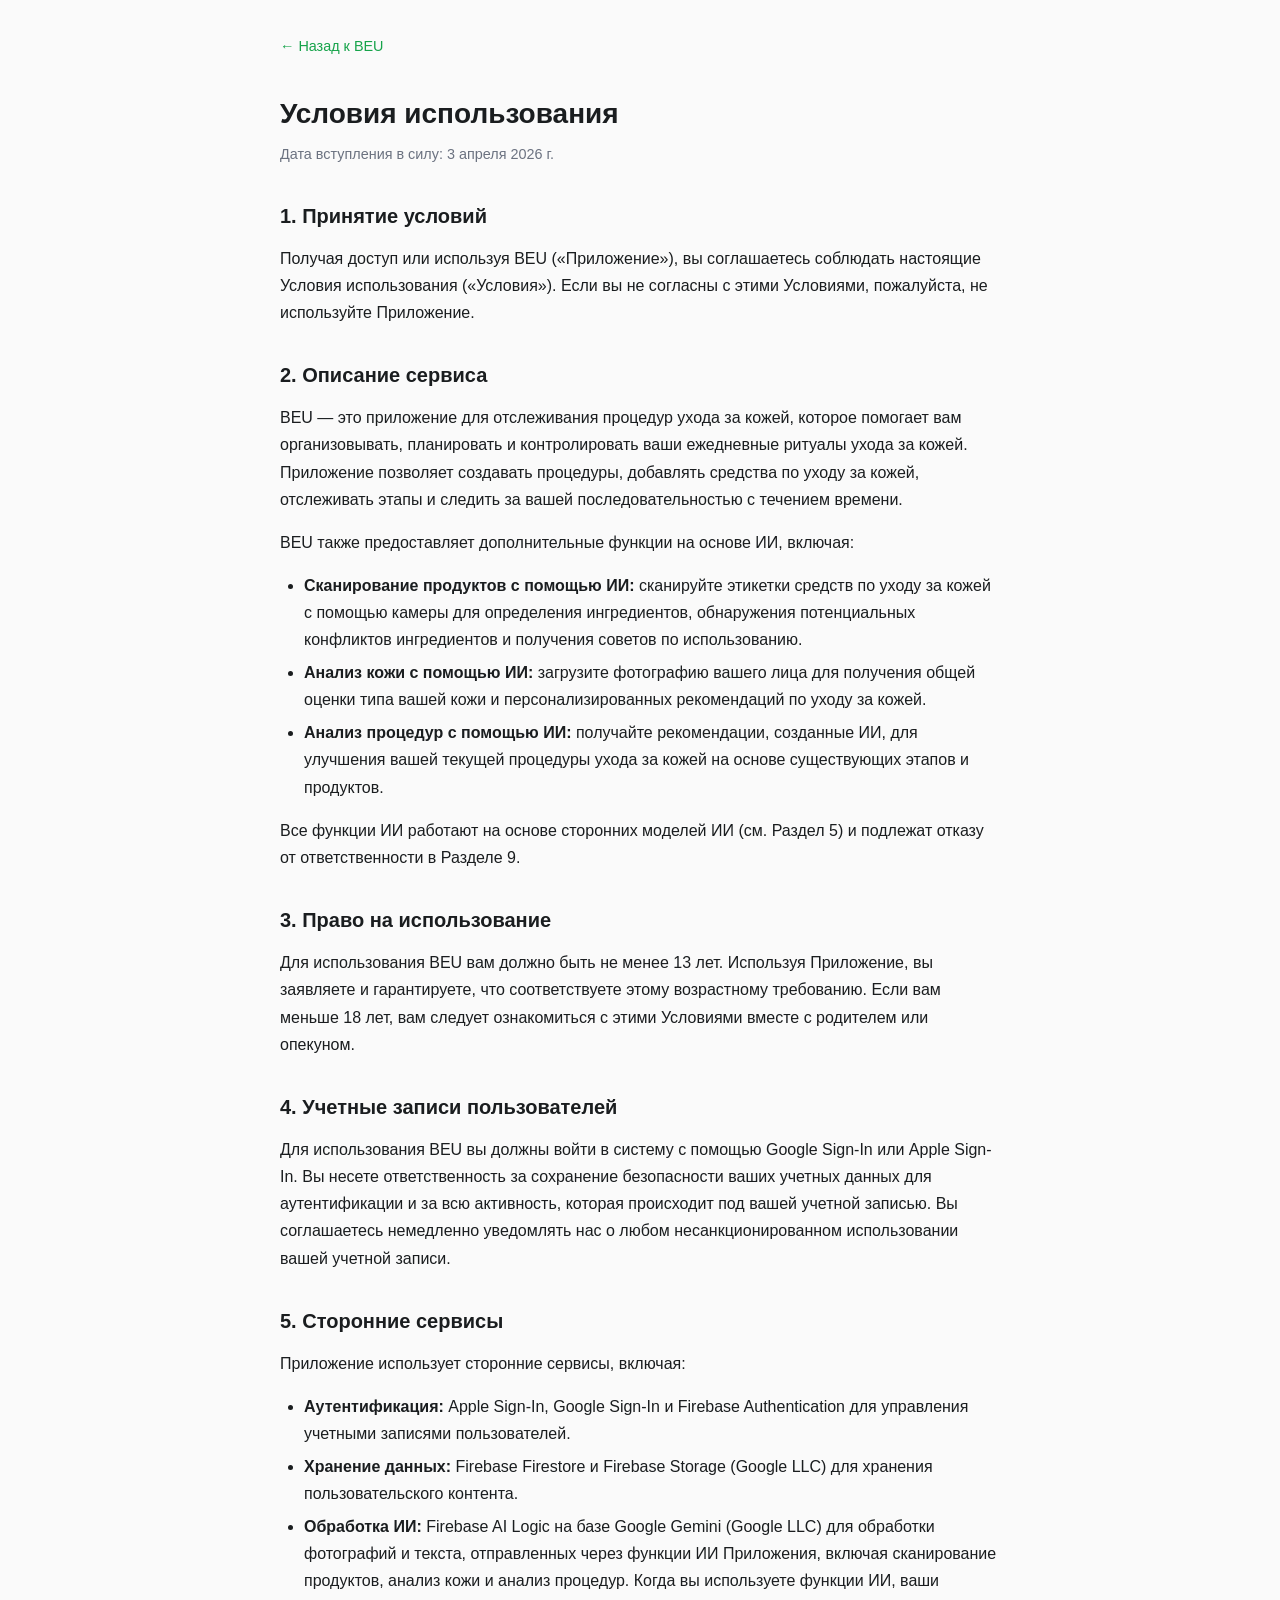
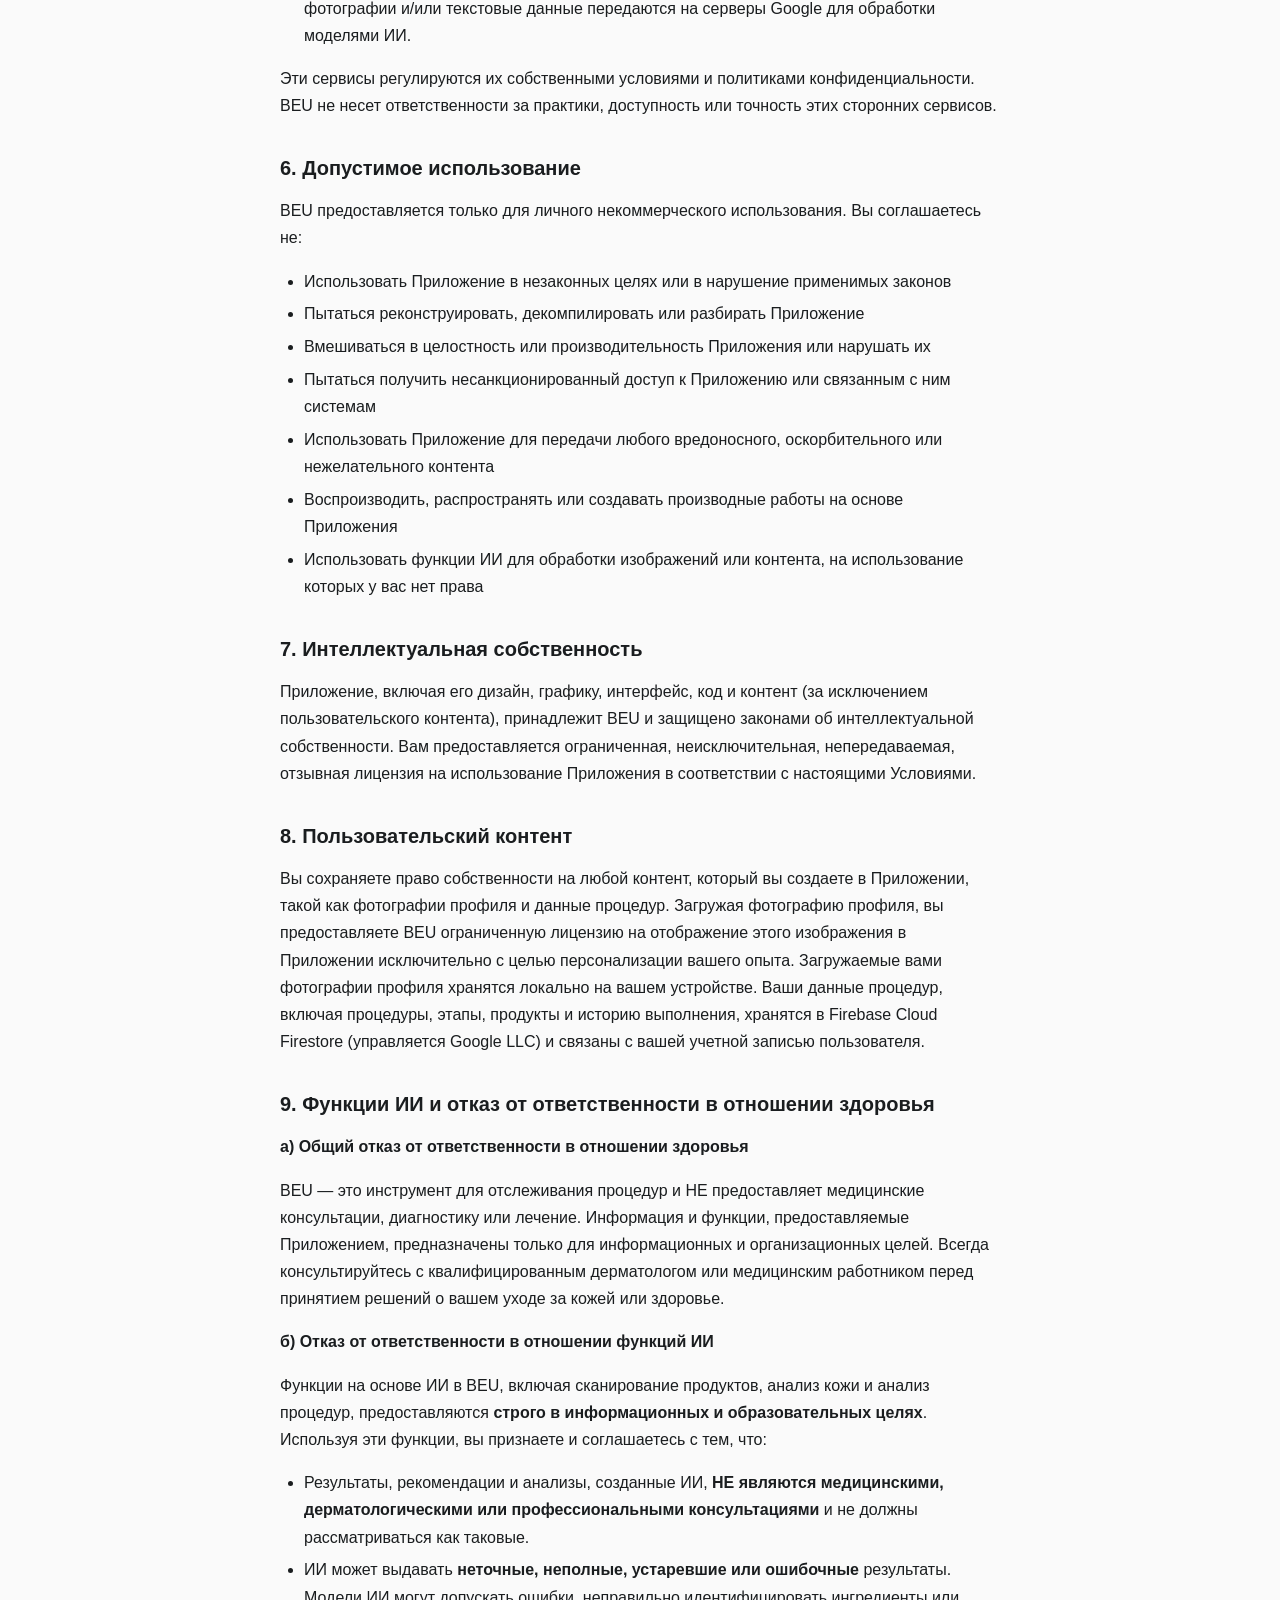
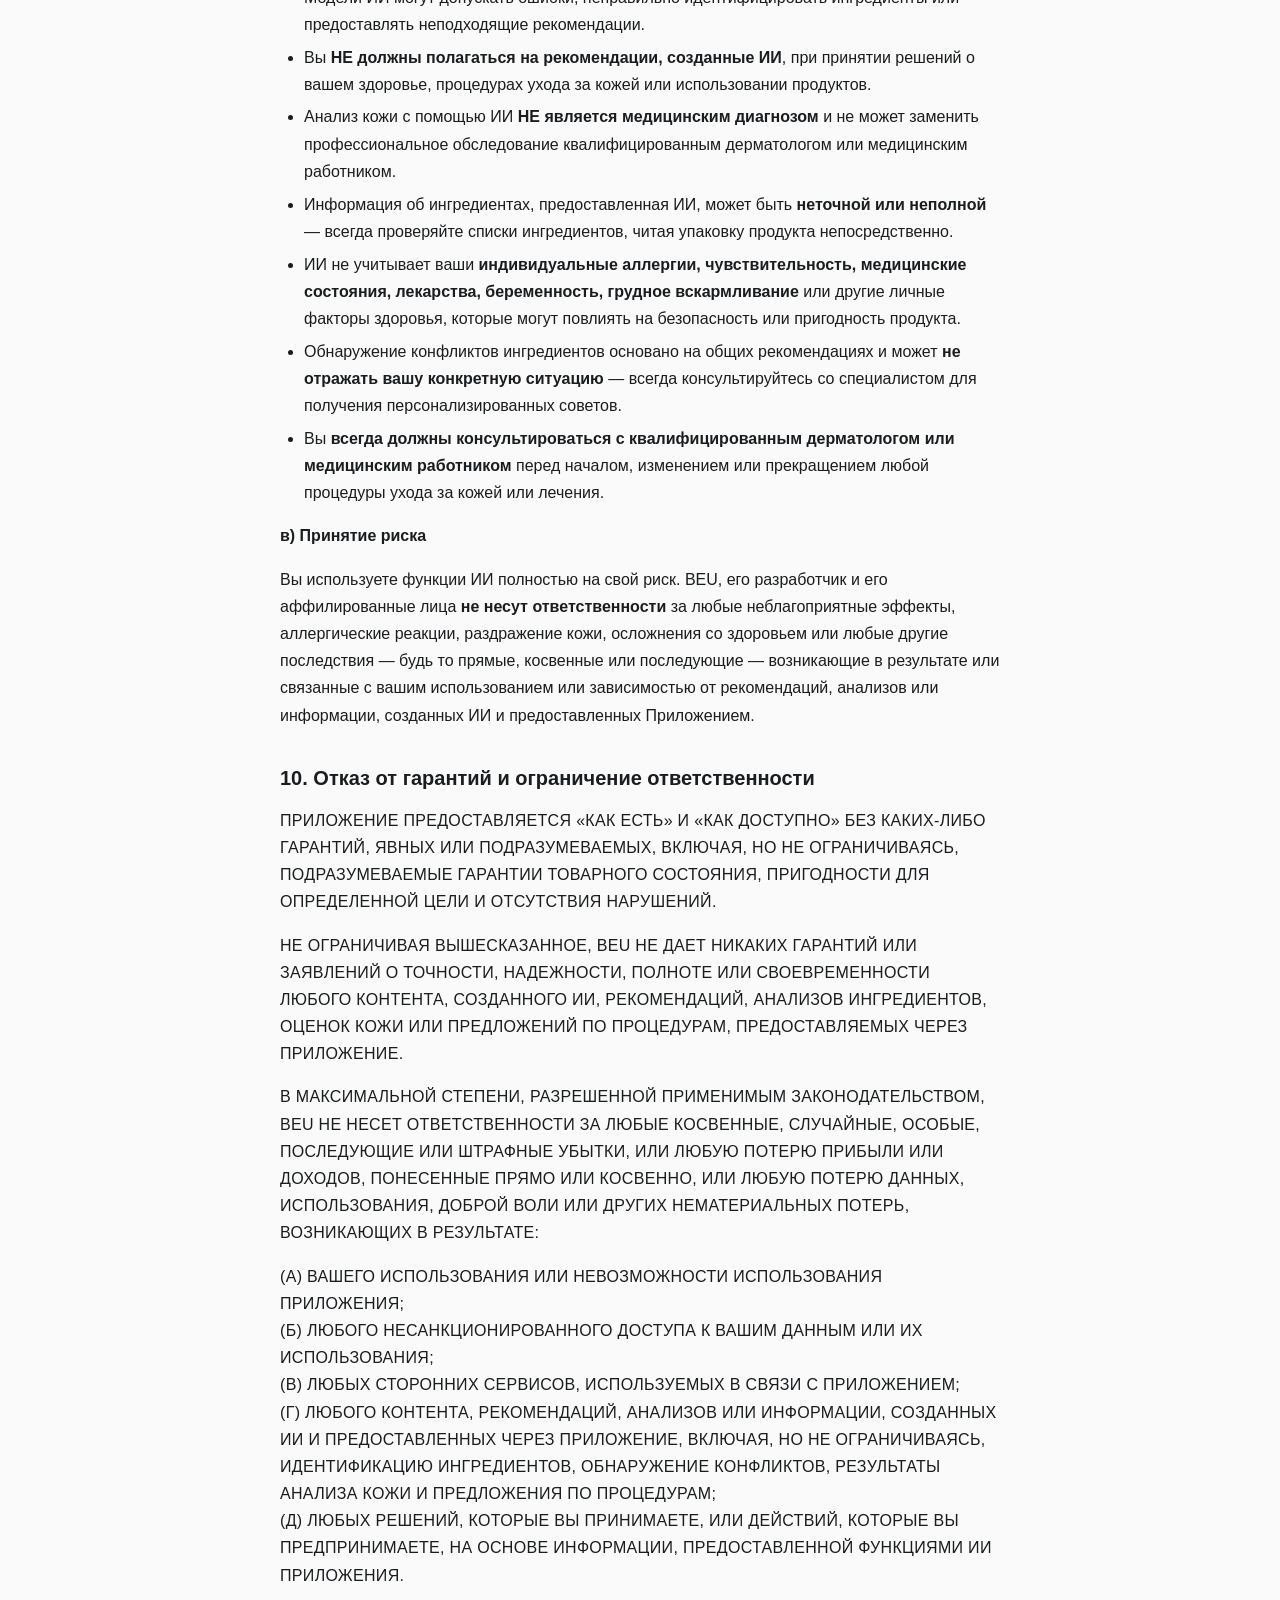
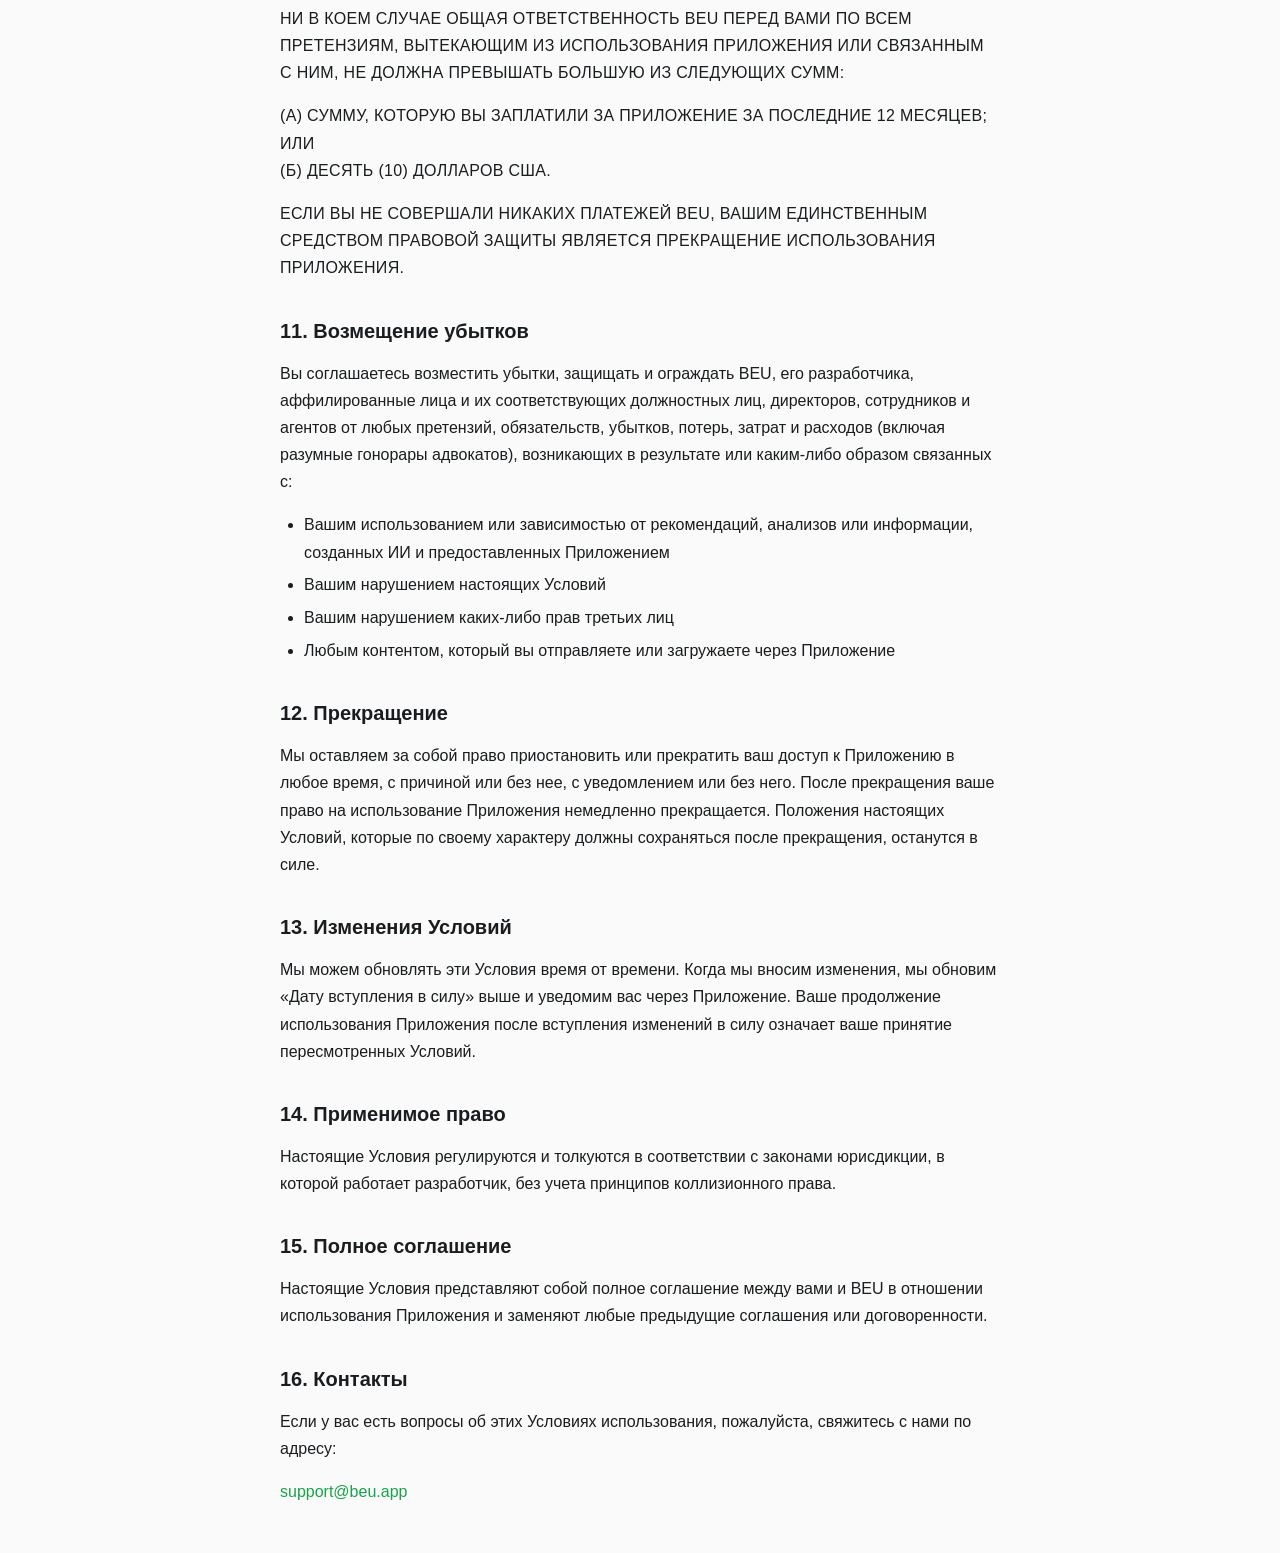
<file: terms-ru.html>
<!DOCTYPE html>
<html lang="ru">
<head>
  <meta charset="UTF-8">
  <meta name="viewport" content="width=device-width, initial-scale=1.0">
  <title>Условия использования — BEU</title>
  <meta name="description" content="Условия использования приложения BEU для отслеживания процедур ухода за кожей.">
  <link rel="stylesheet" href="style.css">
</head>
<body>
  <main>
    <a href="/" class="back-link">&larr; Назад к BEU</a>

    <h1>Условия использования</h1>
    <p class="effective-date">Дата вступления в силу: 3 апреля 2026 г.</p>

    <h2>1. Принятие условий</h2>
    <p>Получая доступ или используя BEU («Приложение»), вы соглашаетесь соблюдать настоящие Условия использования («Условия»). Если вы не согласны с этими Условиями, пожалуйста, не используйте Приложение.</p>

    <h2>2. Описание сервиса</h2>
    <p>BEU — это приложение для отслеживания процедур ухода за кожей, которое помогает вам организовывать, планировать и контролировать ваши ежедневные ритуалы ухода за кожей. Приложение позволяет создавать процедуры, добавлять средства по уходу за кожей, отслеживать этапы и следить за вашей последовательностью с течением времени.</p>
    <p>BEU также предоставляет дополнительные функции на основе ИИ, включая:</p>
    <ul>
      <li><strong>Сканирование продуктов с помощью ИИ:</strong> сканируйте этикетки средств по уходу за кожей с помощью камеры для определения ингредиентов, обнаружения потенциальных конфликтов ингредиентов и получения советов по использованию.</li>
      <li><strong>Анализ кожи с помощью ИИ:</strong> загрузите фотографию вашего лица для получения общей оценки типа вашей кожи и персонализированных рекомендаций по уходу за кожей.</li>
      <li><strong>Анализ процедур с помощью ИИ:</strong> получайте рекомендации, созданные ИИ, для улучшения вашей текущей процедуры ухода за кожей на основе существующих этапов и продуктов.</li>
    </ul>
    <p>Все функции ИИ работают на основе сторонних моделей ИИ (см. Раздел 5) и подлежат отказу от ответственности в Разделе 9.</p>

    <h2>3. Право на использование</h2>
    <p>Для использования BEU вам должно быть не менее 13 лет. Используя Приложение, вы заявляете и гарантируете, что соответствуете этому возрастному требованию. Если вам меньше 18 лет, вам следует ознакомиться с этими Условиями вместе с родителем или опекуном.</p>

    <h2>4. Учетные записи пользователей</h2>
    <p>Для использования BEU вы должны войти в систему с помощью Google Sign-In или Apple Sign-In. Вы несете ответственность за сохранение безопасности ваших учетных данных для аутентификации и за всю активность, которая происходит под вашей учетной записью. Вы соглашаетесь немедленно уведомлять нас о любом несанкционированном использовании вашей учетной записи.</p>

    <h2>5. Сторонние сервисы</h2>
    <p>Приложение использует сторонние сервисы, включая:</p>
    <ul>
      <li><strong>Аутентификация:</strong> Apple Sign-In, Google Sign-In и Firebase Authentication для управления учетными записями пользователей.</li>
      <li><strong>Хранение данных:</strong> Firebase Firestore и Firebase Storage (Google LLC) для хранения пользовательского контента.</li>
      <li><strong>Обработка ИИ:</strong> Firebase AI Logic на базе Google Gemini (Google LLC) для обработки фотографий и текста, отправленных через функции ИИ Приложения, включая сканирование продуктов, анализ кожи и анализ процедур. Когда вы используете функции ИИ, ваши фотографии и/или текстовые данные передаются на серверы Google для обработки моделями ИИ.</li>
    </ul>
    <p>Эти сервисы регулируются их собственными условиями и политиками конфиденциальности. BEU не несет ответственности за практики, доступность или точность этих сторонних сервисов.</p>

    <h2>6. Допустимое использование</h2>
    <p>BEU предоставляется только для личного некоммерческого использования. Вы соглашаетесь не:</p>
    <ul>
      <li>Использовать Приложение в незаконных целях или в нарушение применимых законов</li>
      <li>Пытаться реконструировать, декомпилировать или разбирать Приложение</li>
      <li>Вмешиваться в целостность или производительность Приложения или нарушать их</li>
      <li>Пытаться получить несанкционированный доступ к Приложению или связанным с ним системам</li>
      <li>Использовать Приложение для передачи любого вредоносного, оскорбительного или нежелательного контента</li>
      <li>Воспроизводить, распространять или создавать производные работы на основе Приложения</li>
      <li>Использовать функции ИИ для обработки изображений или контента, на использование которых у вас нет права</li>
    </ul>

    <h2>7. Интеллектуальная собственность</h2>
    <p>Приложение, включая его дизайн, графику, интерфейс, код и контент (за исключением пользовательского контента), принадлежит BEU и защищено законами об интеллектуальной собственности. Вам предоставляется ограниченная, неисключительная, непередаваемая, отзывная лицензия на использование Приложения в соответствии с настоящими Условиями.</p>

    <h2>8. Пользовательский контент</h2>
    <p>Вы сохраняете право собственности на любой контент, который вы создаете в Приложении, такой как фотографии профиля и данные процедур. Загружая фотографию профиля, вы предоставляете BEU ограниченную лицензию на отображение этого изображения в Приложении исключительно с целью персонализации вашего опыта. Загружаемые вами фотографии профиля хранятся локально на вашем устройстве. Ваши данные процедур, включая процедуры, этапы, продукты и историю выполнения, хранятся в Firebase Cloud Firestore (управляется Google LLC) и связаны с вашей учетной записью пользователя.</p>

    <h2>9. Функции ИИ и отказ от ответственности в отношении здоровья</h2>

    <p><strong>а) Общий отказ от ответственности в отношении здоровья</strong></p>
    <p>BEU — это инструмент для отслеживания процедур и НЕ предоставляет медицинские консультации, диагностику или лечение. Информация и функции, предоставляемые Приложением, предназначены только для информационных и организационных целей. Всегда консультируйтесь с квалифицированным дерматологом или медицинским работником перед принятием решений о вашем уходе за кожей или здоровье.</p>

    <p><strong>б) Отказ от ответственности в отношении функций ИИ</strong></p>
    <p>Функции на основе ИИ в BEU, включая сканирование продуктов, анализ кожи и анализ процедур, предоставляются <strong>строго в информационных и образовательных целях</strong>. Используя эти функции, вы признаете и соглашаетесь с тем, что:</p>
    <ul>
      <li>Результаты, рекомендации и анализы, созданные ИИ, <strong>НЕ являются медицинскими, дерматологическими или профессиональными консультациями</strong> и не должны рассматриваться как таковые.</li>
      <li>ИИ может выдавать <strong>неточные, неполные, устаревшие или ошибочные</strong> результаты. Модели ИИ могут допускать ошибки, неправильно идентифицировать ингредиенты или предоставлять неподходящие рекомендации.</li>
      <li>Вы <strong>НЕ должны полагаться на рекомендации, созданные ИИ</strong>, при принятии решений о вашем здоровье, процедурах ухода за кожей или использовании продуктов.</li>
      <li>Анализ кожи с помощью ИИ <strong>НЕ является медицинским диагнозом</strong> и не может заменить профессиональное обследование квалифицированным дерматологом или медицинским работником.</li>
      <li>Информация об ингредиентах, предоставленная ИИ, может быть <strong>неточной или неполной</strong> — всегда проверяйте списки ингредиентов, читая упаковку продукта непосредственно.</li>
      <li>ИИ не учитывает ваши <strong>индивидуальные аллергии, чувствительность, медицинские состояния, лекарства, беременность, грудное вскармливание</strong> или другие личные факторы здоровья, которые могут повлиять на безопасность или пригодность продукта.</li>
      <li>Обнаружение конфликтов ингредиентов основано на общих рекомендациях и может <strong>не отражать вашу конкретную ситуацию</strong> — всегда консультируйтесь со специалистом для получения персонализированных советов.</li>
      <li>Вы <strong>всегда должны консультироваться с квалифицированным дерматологом или медицинским работником</strong> перед началом, изменением или прекращением любой процедуры ухода за кожей или лечения.</li>
    </ul>

    <p><strong>в) Принятие риска</strong></p>
    <p>Вы используете функции ИИ полностью на свой риск. BEU, его разработчик и его аффилированные лица <strong>не несут ответственности</strong> за любые неблагоприятные эффекты, аллергические реакции, раздражение кожи, осложнения со здоровьем или любые другие последствия — будь то прямые, косвенные или последующие — возникающие в результате или связанные с вашим использованием или зависимостью от рекомендаций, анализов или информации, созданных ИИ и предоставленных Приложением.</p>

    <h2>10. Отказ от гарантий и ограничение ответственности</h2>
    <p class="legal-caps">Приложение предоставляется «как есть» и «как доступно» без каких-либо гарантий, явных или подразумеваемых, включая, но не ограничиваясь, подразумеваемые гарантии товарного состояния, пригодности для определенной цели и отсутствия нарушений.</p>
    <p class="legal-caps">Не ограничивая вышесказанное, BEU не дает никаких гарантий или заявлений о точности, надежности, полноте или своевременности любого контента, созданного ИИ, рекомендаций, анализов ингредиентов, оценок кожи или предложений по процедурам, предоставляемых через Приложение.</p>
    <p class="legal-caps">В максимальной степени, разрешенной применимым законодательством, BEU не несет ответственности за любые косвенные, случайные, особые, последующие или штрафные убытки, или любую потерю прибыли или доходов, понесенные прямо или косвенно, или любую потерю данных, использования, доброй воли или других нематериальных потерь, возникающих в результате:</p>
    <p class="legal-caps">(а) вашего использования или невозможности использования Приложения;<br>
    (б) любого несанкционированного доступа к вашим данным или их использования;<br>
    (в) любых сторонних сервисов, используемых в связи с Приложением;<br>
    (г) любого контента, рекомендаций, анализов или информации, созданных ИИ и предоставленных через Приложение, включая, но не ограничиваясь, идентификацию ингредиентов, обнаружение конфликтов, результаты анализа кожи и предложения по процедурам;<br>
    (д) любых решений, которые вы принимаете, или действий, которые вы предпринимаете, на основе информации, предоставленной функциями ИИ Приложения.</p>
    <p class="legal-caps">Ни в коем случае общая ответственность BEU перед вами по всем претензиям, вытекающим из использования Приложения или связанным с ним, не должна превышать большую из следующих сумм:</p>
    <p class="legal-caps">(а) сумму, которую вы заплатили за Приложение за последние 12 месяцев; или<br>
    (б) десять (10) долларов США.</p>
    <p class="legal-caps">Если вы не совершали никаких платежей BEU, вашим единственным средством правовой защиты является прекращение использования Приложения.</p>

    <h2>11. Возмещение убытков</h2>
    <p>Вы соглашаетесь возместить убытки, защищать и ограждать BEU, его разработчика, аффилированные лица и их соответствующих должностных лиц, директоров, сотрудников и агентов от любых претензий, обязательств, убытков, потерь, затрат и расходов (включая разумные гонорары адвокатов), возникающих в результате или каким-либо образом связанных с:</p>
    <ul>
      <li>Вашим использованием или зависимостью от рекомендаций, анализов или информации, созданных ИИ и предоставленных Приложением</li>
      <li>Вашим нарушением настоящих Условий</li>
      <li>Вашим нарушением каких-либо прав третьих лиц</li>
      <li>Любым контентом, который вы отправляете или загружаете через Приложение</li>
    </ul>

    <h2>12. Прекращение</h2>
    <p>Мы оставляем за собой право приостановить или прекратить ваш доступ к Приложению в любое время, с причиной или без нее, с уведомлением или без него. После прекращения ваше право на использование Приложения немедленно прекращается. Положения настоящих Условий, которые по своему характеру должны сохраняться после прекращения, останутся в силе.</p>

    <h2>13. Изменения Условий</h2>
    <p>Мы можем обновлять эти Условия время от времени. Когда мы вносим изменения, мы обновим «Дату вступления в силу» выше и уведомим вас через Приложение. Ваше продолжение использования Приложения после вступления изменений в силу означает ваше принятие пересмотренных Условий.</p>

    <h2>14. Применимое право</h2>
    <p>Настоящие Условия регулируются и толкуются в соответствии с законами юрисдикции, в которой работает разработчик, без учета принципов коллизионного права.</p>

    <h2>15. Полное соглашение</h2>
    <p>Настоящие Условия представляют собой полное соглашение между вами и BEU в отношении использования Приложения и заменяют любые предыдущие соглашения или договоренности.</p>

    <h2>16. Контакты</h2>
    <p>Если у вас есть вопросы об этих Условиях использования, пожалуйста, свяжитесь с нами по адресу:</p>
    <p><a href="mailto:support@beu.app">support@beu.app</a></p>
  </main>
</body>
</html>
</file>
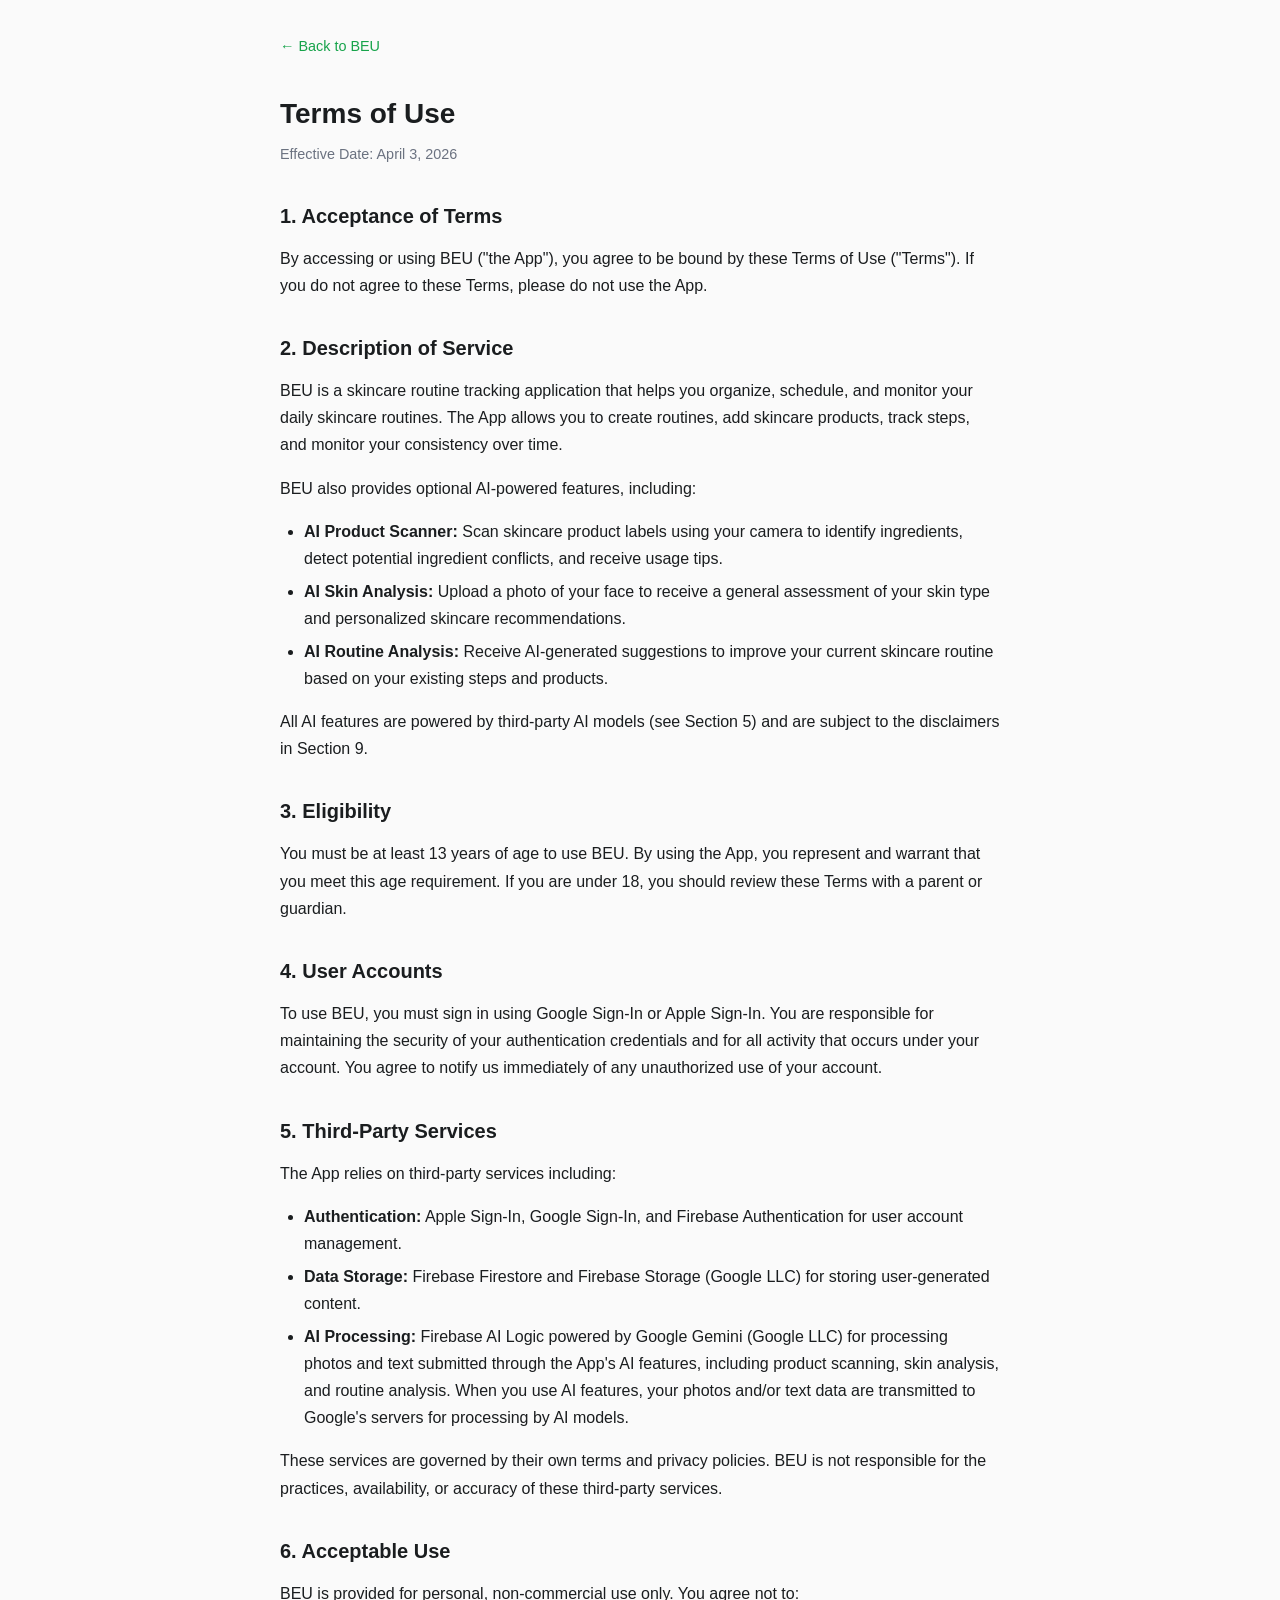
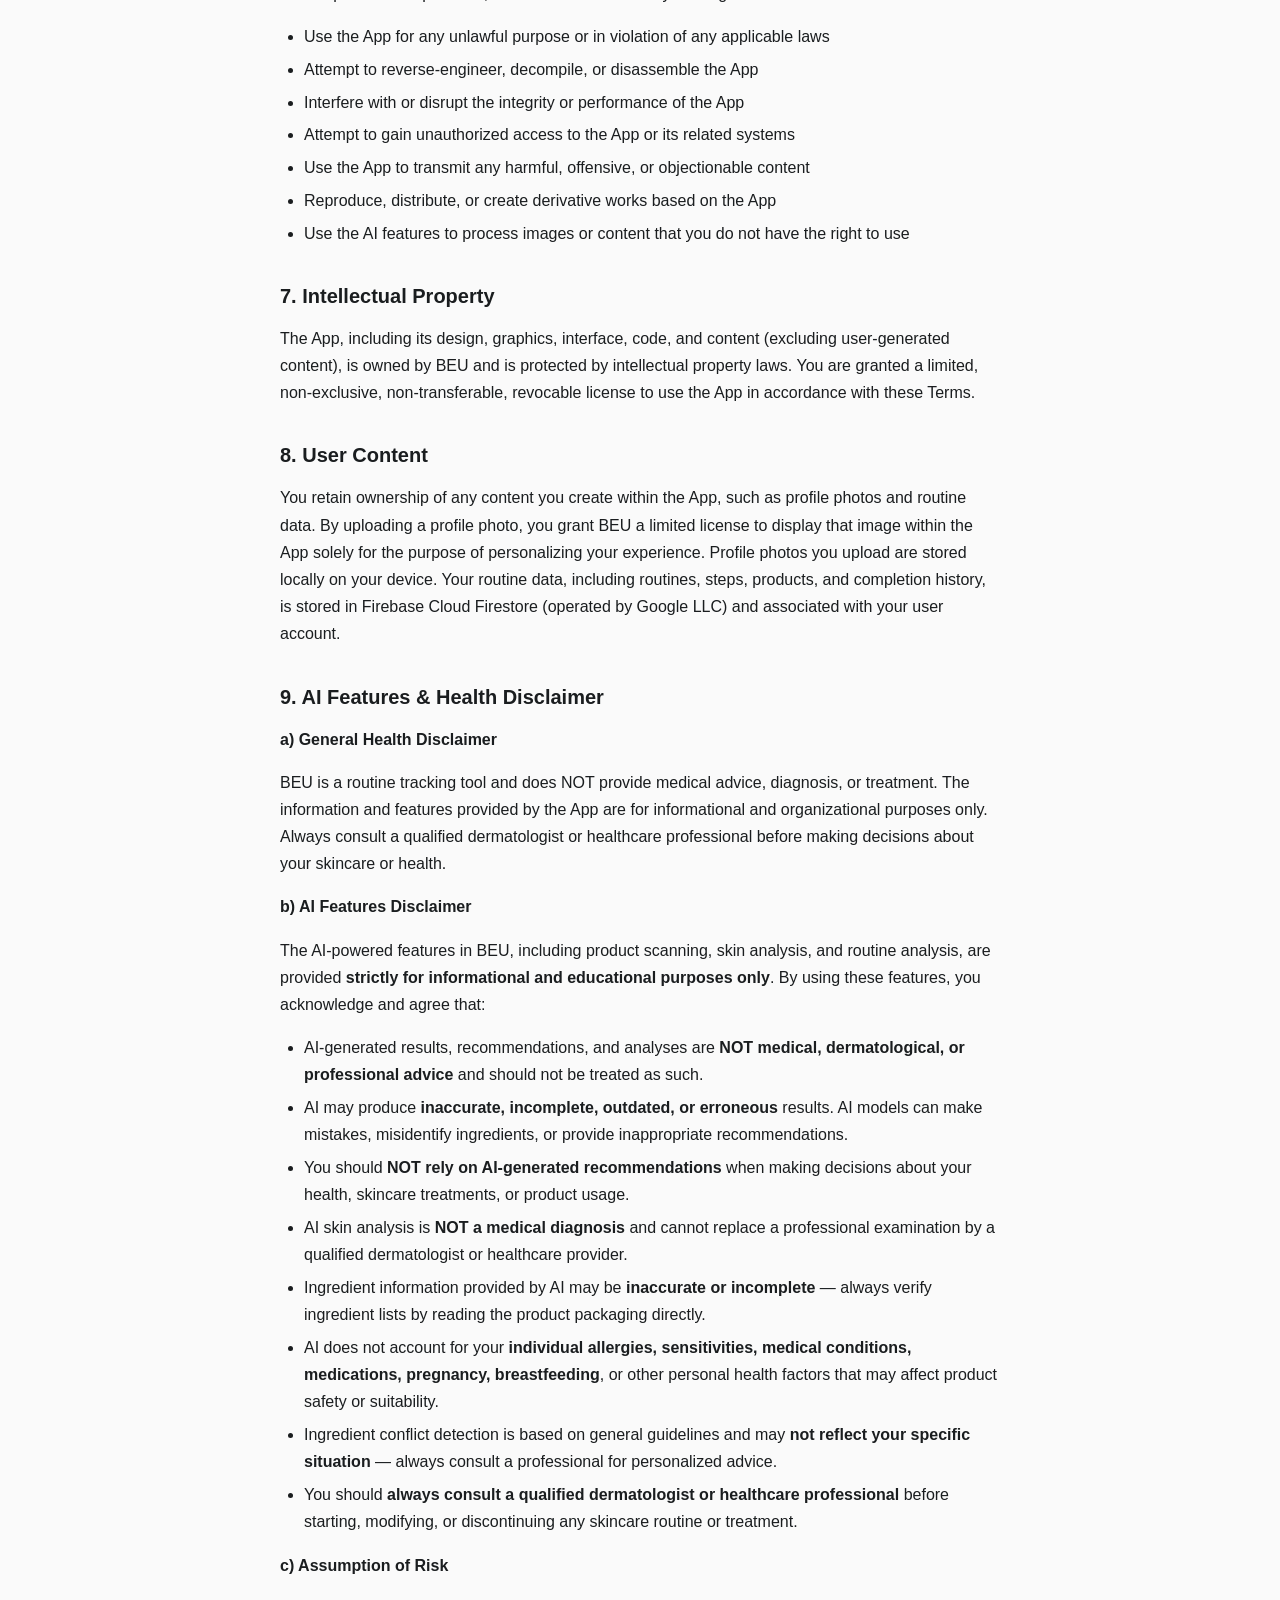
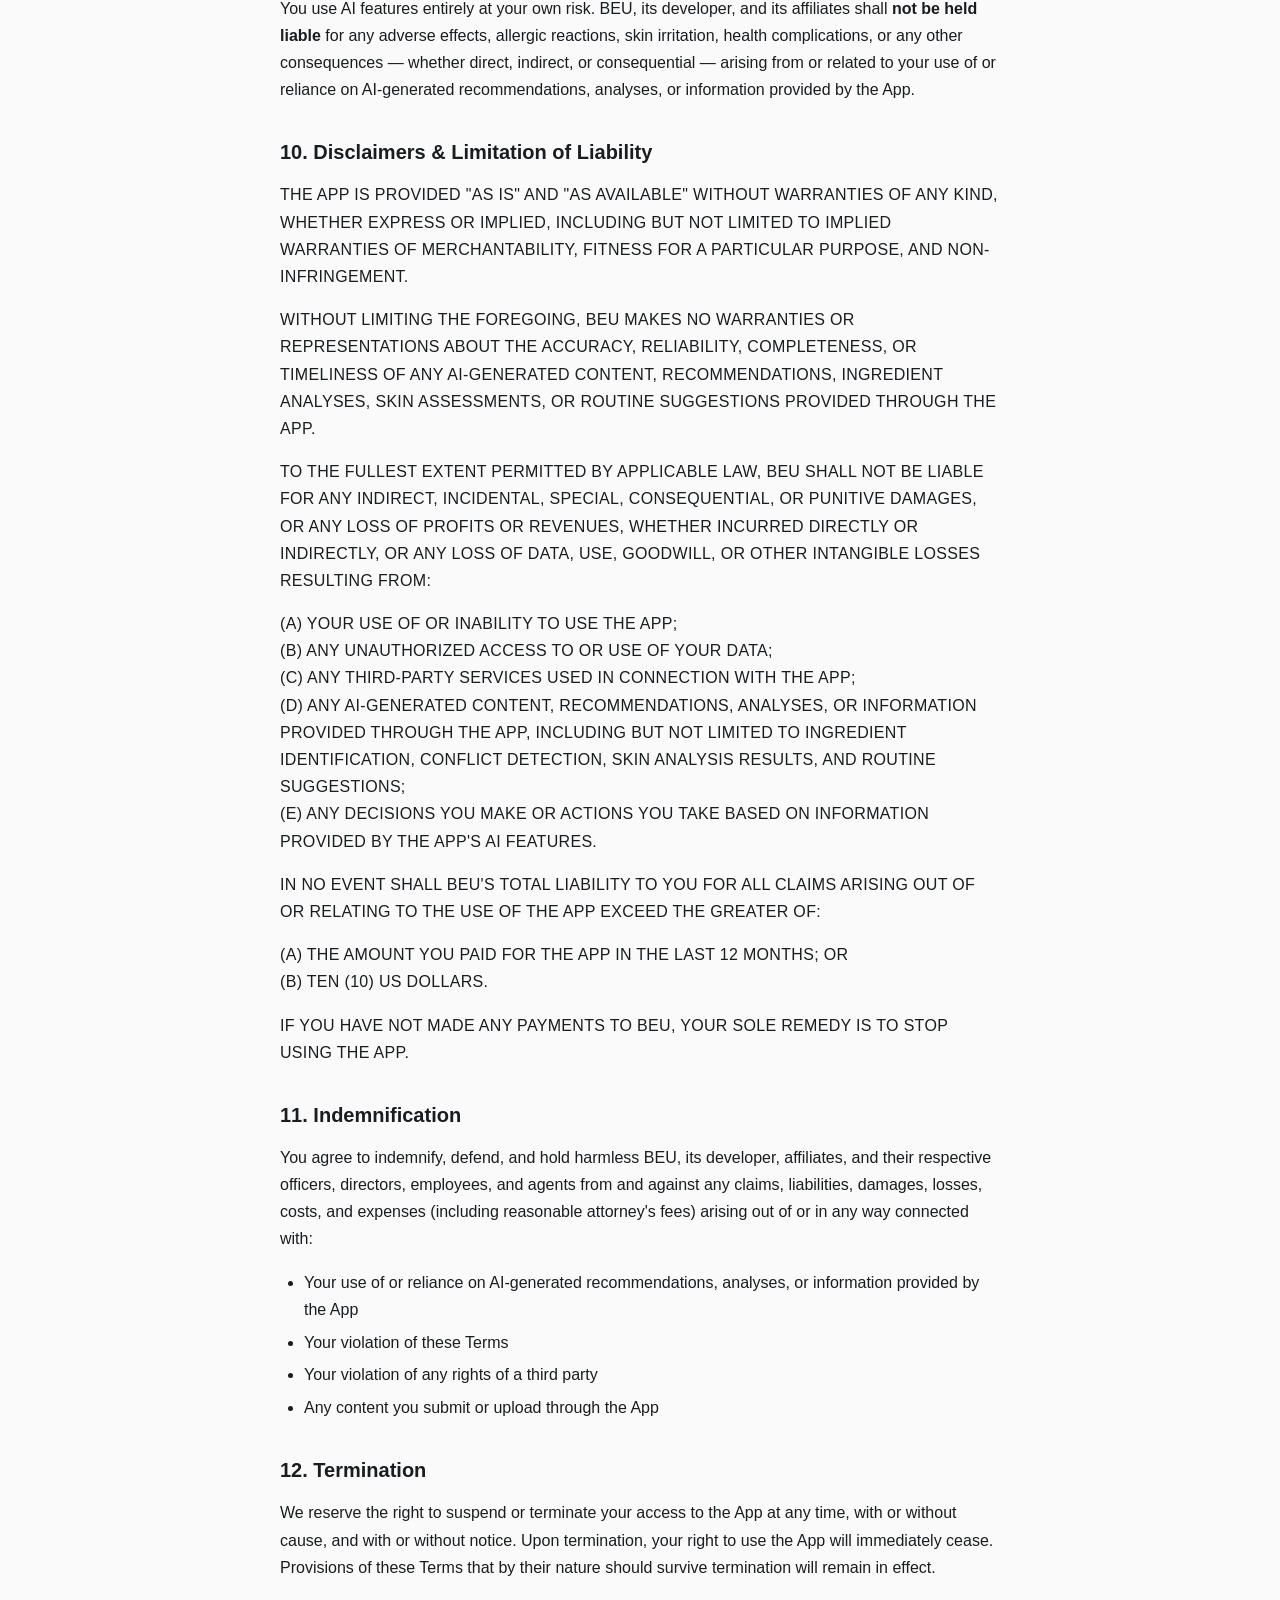
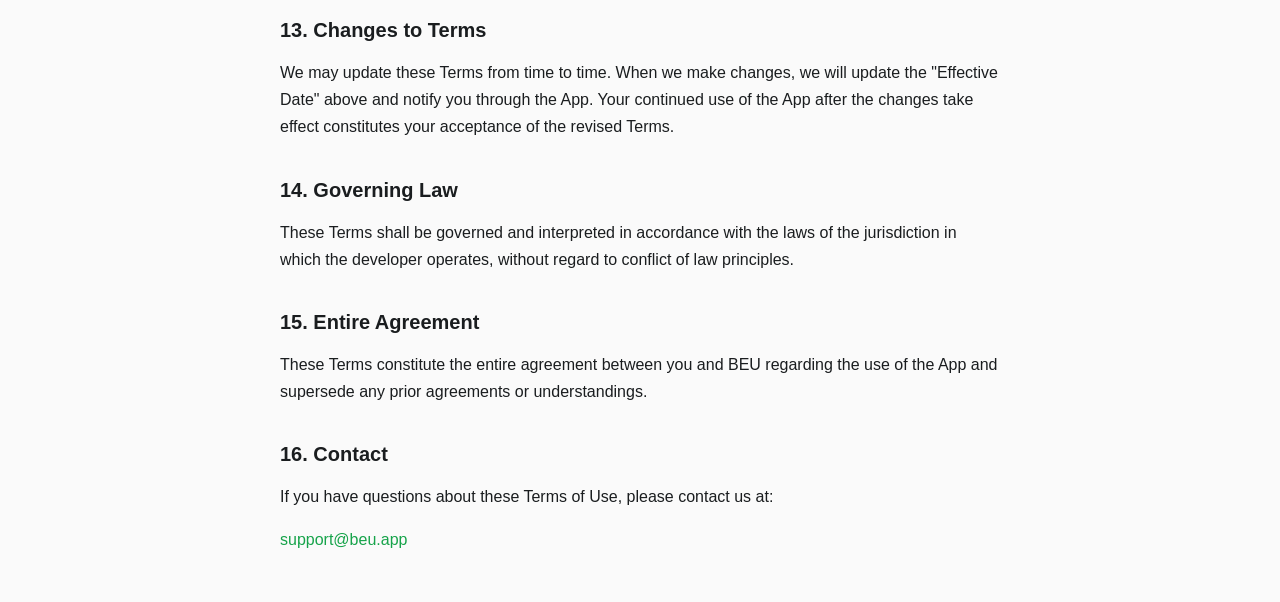
<file: terms.html>
<!DOCTYPE html>
<html lang="en">
<head>
  <meta charset="UTF-8">
  <meta name="viewport" content="width=device-width, initial-scale=1.0">
  <title>Terms of Use — BEU</title>
  <meta name="description" content="Terms of Use for BEU, a skincare routine tracking application.">
  <link rel="stylesheet" href="style.css">
</head>
<body>
  <main>
    <a href="/" class="back-link">&larr; Back to BEU</a>

    <h1>Terms of Use</h1>
    <p class="effective-date">Effective Date: April 3, 2026</p>

    <h2>1. Acceptance of Terms</h2>
    <p>By accessing or using BEU ("the App"), you agree to be bound by these Terms of Use ("Terms"). If you do not agree to these Terms, please do not use the App.</p>

    <h2>2. Description of Service</h2>
    <p>BEU is a skincare routine tracking application that helps you organize, schedule, and monitor your daily skincare routines. The App allows you to create routines, add skincare products, track steps, and monitor your consistency over time.</p>
    <p>BEU also provides optional AI-powered features, including:</p>
    <ul>
      <li><strong>AI Product Scanner:</strong> Scan skincare product labels using your camera to identify ingredients, detect potential ingredient conflicts, and receive usage tips.</li>
      <li><strong>AI Skin Analysis:</strong> Upload a photo of your face to receive a general assessment of your skin type and personalized skincare recommendations.</li>
      <li><strong>AI Routine Analysis:</strong> Receive AI-generated suggestions to improve your current skincare routine based on your existing steps and products.</li>
    </ul>
    <p>All AI features are powered by third-party AI models (see Section 5) and are subject to the disclaimers in Section 9.</p>

    <h2>3. Eligibility</h2>
    <p>You must be at least 13 years of age to use BEU. By using the App, you represent and warrant that you meet this age requirement. If you are under 18, you should review these Terms with a parent or guardian.</p>

    <h2>4. User Accounts</h2>
    <p>To use BEU, you must sign in using Google Sign-In or Apple Sign-In. You are responsible for maintaining the security of your authentication credentials and for all activity that occurs under your account. You agree to notify us immediately of any unauthorized use of your account.</p>

    <h2>5. Third-Party Services</h2>
    <p>The App relies on third-party services including:</p>
    <ul>
      <li><strong>Authentication:</strong> Apple Sign-In, Google Sign-In, and Firebase Authentication for user account management.</li>
      <li><strong>Data Storage:</strong> Firebase Firestore and Firebase Storage (Google LLC) for storing user-generated content.</li>
      <li><strong>AI Processing:</strong> Firebase AI Logic powered by Google Gemini (Google LLC) for processing photos and text submitted through the App's AI features, including product scanning, skin analysis, and routine analysis. When you use AI features, your photos and/or text data are transmitted to Google's servers for processing by AI models.</li>
    </ul>
    <p>These services are governed by their own terms and privacy policies. BEU is not responsible for the practices, availability, or accuracy of these third-party services.</p>

    <h2>6. Acceptable Use</h2>
    <p>BEU is provided for personal, non-commercial use only. You agree not to:</p>
    <ul>
      <li>Use the App for any unlawful purpose or in violation of any applicable laws</li>
      <li>Attempt to reverse-engineer, decompile, or disassemble the App</li>
      <li>Interfere with or disrupt the integrity or performance of the App</li>
      <li>Attempt to gain unauthorized access to the App or its related systems</li>
      <li>Use the App to transmit any harmful, offensive, or objectionable content</li>
      <li>Reproduce, distribute, or create derivative works based on the App</li>
      <li>Use the AI features to process images or content that you do not have the right to use</li>
    </ul>

    <h2>7. Intellectual Property</h2>
    <p>The App, including its design, graphics, interface, code, and content (excluding user-generated content), is owned by BEU and is protected by intellectual property laws. You are granted a limited, non-exclusive, non-transferable, revocable license to use the App in accordance with these Terms.</p>

    <h2>8. User Content</h2>
    <p>You retain ownership of any content you create within the App, such as profile photos and routine data. By uploading a profile photo, you grant BEU a limited license to display that image within the App solely for the purpose of personalizing your experience. Profile photos you upload are stored locally on your device. Your routine data, including routines, steps, products, and completion history, is stored in Firebase Cloud Firestore (operated by Google LLC) and associated with your user account.</p>

    <h2>9. AI Features &amp; Health Disclaimer</h2>

    <p><strong>a) General Health Disclaimer</strong></p>
    <p>BEU is a routine tracking tool and does NOT provide medical advice, diagnosis, or treatment. The information and features provided by the App are for informational and organizational purposes only. Always consult a qualified dermatologist or healthcare professional before making decisions about your skincare or health.</p>

    <p><strong>b) AI Features Disclaimer</strong></p>
    <p>The AI-powered features in BEU, including product scanning, skin analysis, and routine analysis, are provided <strong>strictly for informational and educational purposes only</strong>. By using these features, you acknowledge and agree that:</p>
    <ul>
      <li>AI-generated results, recommendations, and analyses are <strong>NOT medical, dermatological, or professional advice</strong> and should not be treated as such.</li>
      <li>AI may produce <strong>inaccurate, incomplete, outdated, or erroneous</strong> results. AI models can make mistakes, misidentify ingredients, or provide inappropriate recommendations.</li>
      <li>You should <strong>NOT rely on AI-generated recommendations</strong> when making decisions about your health, skincare treatments, or product usage.</li>
      <li>AI skin analysis is <strong>NOT a medical diagnosis</strong> and cannot replace a professional examination by a qualified dermatologist or healthcare provider.</li>
      <li>Ingredient information provided by AI may be <strong>inaccurate or incomplete</strong> — always verify ingredient lists by reading the product packaging directly.</li>
      <li>AI does not account for your <strong>individual allergies, sensitivities, medical conditions, medications, pregnancy, breastfeeding</strong>, or other personal health factors that may affect product safety or suitability.</li>
      <li>Ingredient conflict detection is based on general guidelines and may <strong>not reflect your specific situation</strong> — always consult a professional for personalized advice.</li>
      <li>You should <strong>always consult a qualified dermatologist or healthcare professional</strong> before starting, modifying, or discontinuing any skincare routine or treatment.</li>
    </ul>

    <p><strong>c) Assumption of Risk</strong></p>
    <p>You use AI features entirely at your own risk. BEU, its developer, and its affiliates shall <strong>not be held liable</strong> for any adverse effects, allergic reactions, skin irritation, health complications, or any other consequences — whether direct, indirect, or consequential — arising from or related to your use of or reliance on AI-generated recommendations, analyses, or information provided by the App.</p>

    <h2>10. Disclaimers &amp; Limitation of Liability</h2>
    <p class="legal-caps">The App is provided "as is" and "as available" without warranties of any kind, whether express or implied, including but not limited to implied warranties of merchantability, fitness for a particular purpose, and non-infringement.</p>
    <p class="legal-caps">Without limiting the foregoing, BEU makes no warranties or representations about the accuracy, reliability, completeness, or timeliness of any AI-generated content, recommendations, ingredient analyses, skin assessments, or routine suggestions provided through the App.</p>
    <p class="legal-caps">To the fullest extent permitted by applicable law, BEU shall not be liable for any indirect, incidental, special, consequential, or punitive damages, or any loss of profits or revenues, whether incurred directly or indirectly, or any loss of data, use, goodwill, or other intangible losses resulting from:</p>
    <p class="legal-caps">(a) your use of or inability to use the App;<br>
    (b) any unauthorized access to or use of your data;<br>
    (c) any third-party services used in connection with the App;<br>
    (d) any AI-generated content, recommendations, analyses, or information provided through the App, including but not limited to ingredient identification, conflict detection, skin analysis results, and routine suggestions;<br>
    (e) any decisions you make or actions you take based on information provided by the App's AI features.</p>
    <p class="legal-caps">In no event shall BEU's total liability to you for all claims arising out of or relating to the use of the App exceed the greater of:</p>
    <p class="legal-caps">(a) the amount you paid for the App in the last 12 months; or<br>
    (b) ten (10) US dollars.</p>
    <p class="legal-caps">If you have not made any payments to BEU, your sole remedy is to stop using the App.</p>

    <h2>11. Indemnification</h2>
    <p>You agree to indemnify, defend, and hold harmless BEU, its developer, affiliates, and their respective officers, directors, employees, and agents from and against any claims, liabilities, damages, losses, costs, and expenses (including reasonable attorney's fees) arising out of or in any way connected with:</p>
    <ul>
      <li>Your use of or reliance on AI-generated recommendations, analyses, or information provided by the App</li>
      <li>Your violation of these Terms</li>
      <li>Your violation of any rights of a third party</li>
      <li>Any content you submit or upload through the App</li>
    </ul>

    <h2>12. Termination</h2>
    <p>We reserve the right to suspend or terminate your access to the App at any time, with or without cause, and with or without notice. Upon termination, your right to use the App will immediately cease. Provisions of these Terms that by their nature should survive termination will remain in effect.</p>

    <h2>13. Changes to Terms</h2>
    <p>We may update these Terms from time to time. When we make changes, we will update the "Effective Date" above and notify you through the App. Your continued use of the App after the changes take effect constitutes your acceptance of the revised Terms.</p>

    <h2>14. Governing Law</h2>
    <p>These Terms shall be governed and interpreted in accordance with the laws of the jurisdiction in which the developer operates, without regard to conflict of law principles.</p>

    <h2>15. Entire Agreement</h2>
    <p>These Terms constitute the entire agreement between you and BEU regarding the use of the App and supersede any prior agreements or understandings.</p>

    <h2>16. Contact</h2>
    <p>If you have questions about these Terms of Use, please contact us at:</p>
    <p><a href="mailto:support@beu.app">support@beu.app</a></p>
  </main>
</body>
</html>
</file>
<file: style.css>
*,
*::before,
*::after {
  box-sizing: border-box;
  margin: 0;
  padding: 0;
}

html {
  font-size: 16px;
  -webkit-text-size-adjust: 100%;
}

body {
  font-family: -apple-system, BlinkMacSystemFont, 'Segoe UI', Roboto,
    Helvetica, Arial, sans-serif;
  color: #1A1D1F;
  background-color: #FAFAFA;
  line-height: 1.7;
  padding: 2rem 1.25rem;
}

main {
  max-width: 720px;
  margin: 0 auto;
}

h1 {
  font-size: 1.75rem;
  font-weight: 700;
  margin-bottom: 0.25rem;
  color: #1A1D1F;
}

h2 {
  font-size: 1.25rem;
  font-weight: 600;
  margin-top: 2rem;
  margin-bottom: 0.75rem;
  color: #1A1D1F;
}

p {
  margin-bottom: 1rem;
}

ul {
  margin-bottom: 1rem;
  padding-left: 1.5rem;
}

li {
  margin-bottom: 0.35rem;
}

a {
  color: #16A34A;
  text-decoration: none;
}

a:hover {
  text-decoration: underline;
}

.effective-date {
  color: #6B7280;
  font-size: 0.9rem;
  margin-bottom: 2rem;
}

.back-link {
  display: inline-block;
  margin-bottom: 2rem;
  font-size: 0.9rem;
}

/* Index page */
.hero {
  text-align: center;
  padding: 3rem 0 2rem;
}

.hero .logo {
  font-size: 2.5rem;
  font-weight: 800;
  letter-spacing: 0.15em;
  color: #16A34A;
}

.hero .subtitle {
  color: #6B7280;
  font-size: 1rem;
  margin-top: 0.25rem;
}

.cards {
  display: flex;
  flex-direction: column;
  gap: 1rem;
  margin: 2rem 0;
}

.card {
  display: block;
  background: #FFFFFF;
  border: 1px solid #E5E7EB;
  border-radius: 12px;
  padding: 1.25rem 1.5rem;
  transition: border-color 0.15s ease;
}

.card:hover {
  border-color: #16A34A;
  text-decoration: none;
}

.card .card-title {
  font-weight: 600;
  font-size: 1.1rem;
  color: #1A1D1F;
}

.card .card-desc {
  color: #6B7280;
  font-size: 0.9rem;
  margin-top: 0.25rem;
}

.contact {
  text-align: center;
  color: #6B7280;
  font-size: 0.875rem;
  margin-top: 3rem;
  padding-top: 2rem;
  border-top: 1px solid #E5E7EB;
}

.contact a {
  font-weight: 500;
}

/* Uppercase legal headings */
.legal-caps {
  text-transform: uppercase;
  letter-spacing: 0.02em;
}
</file>
